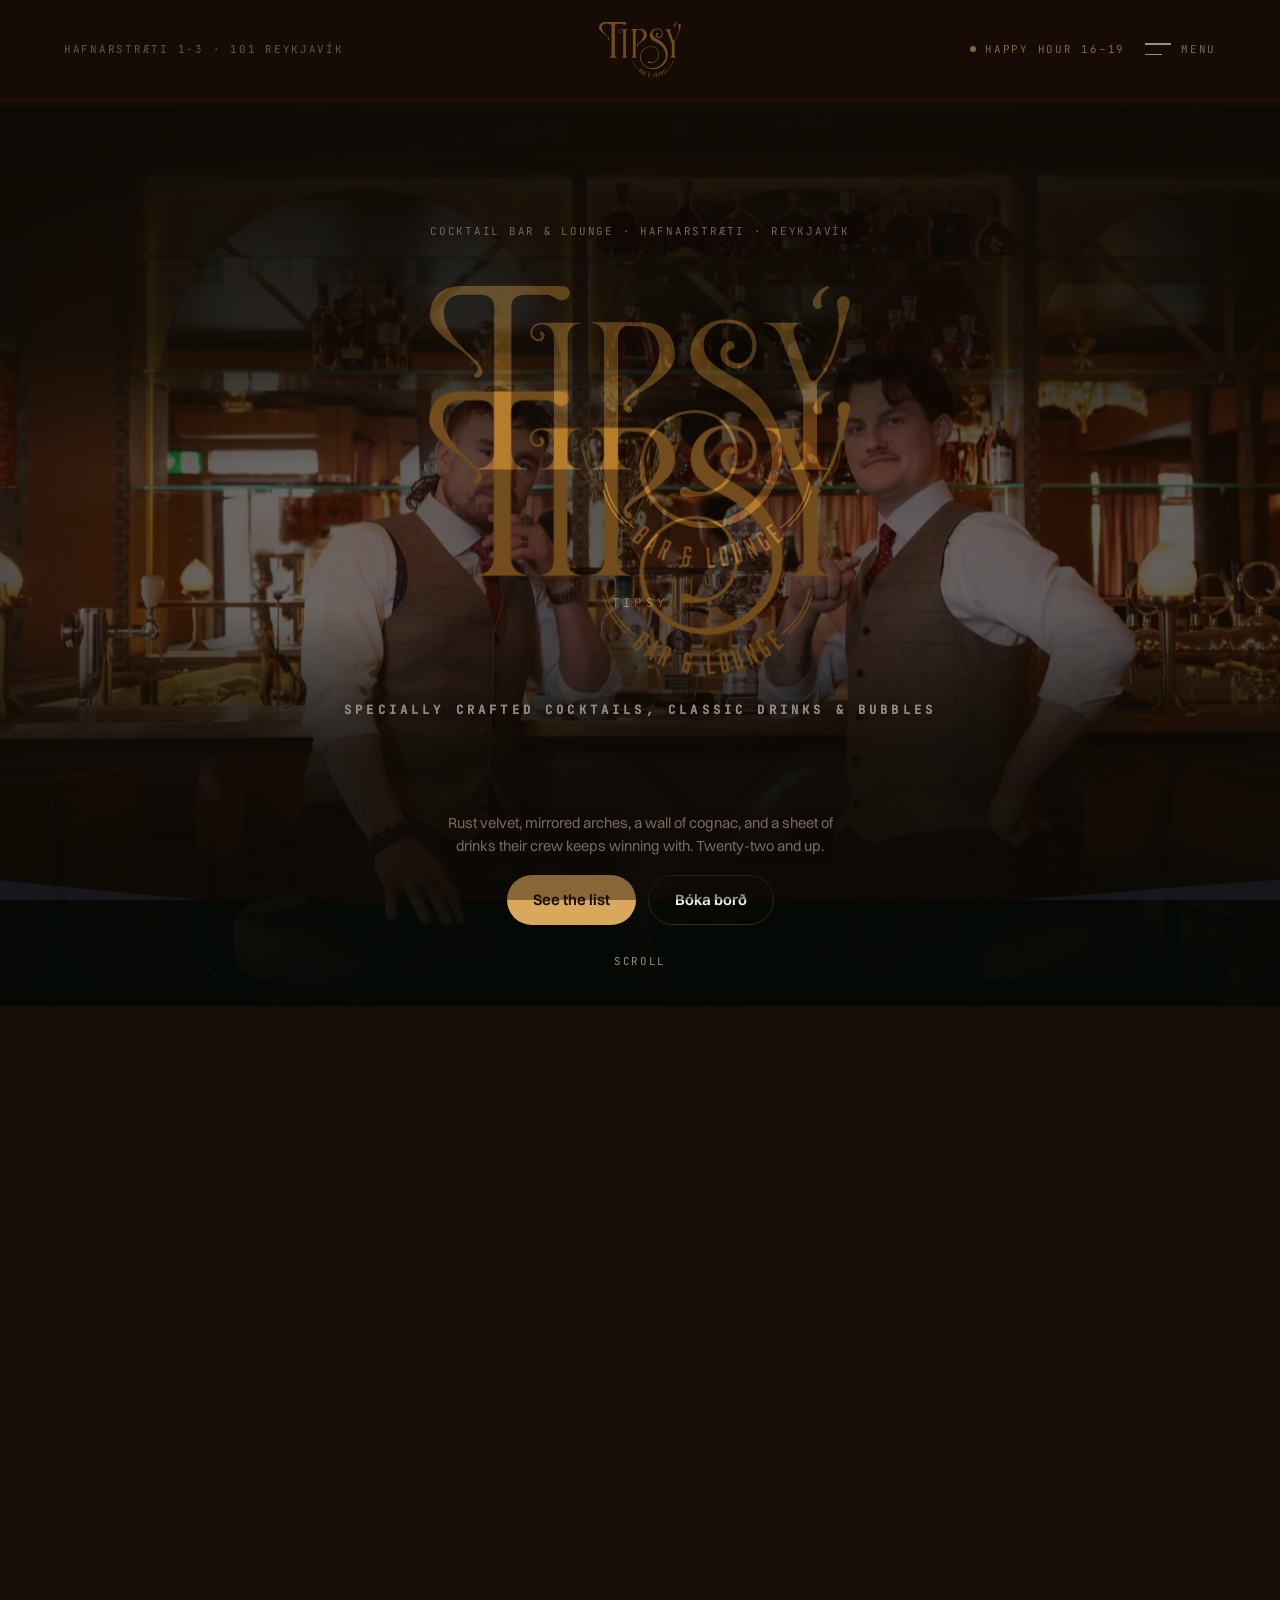
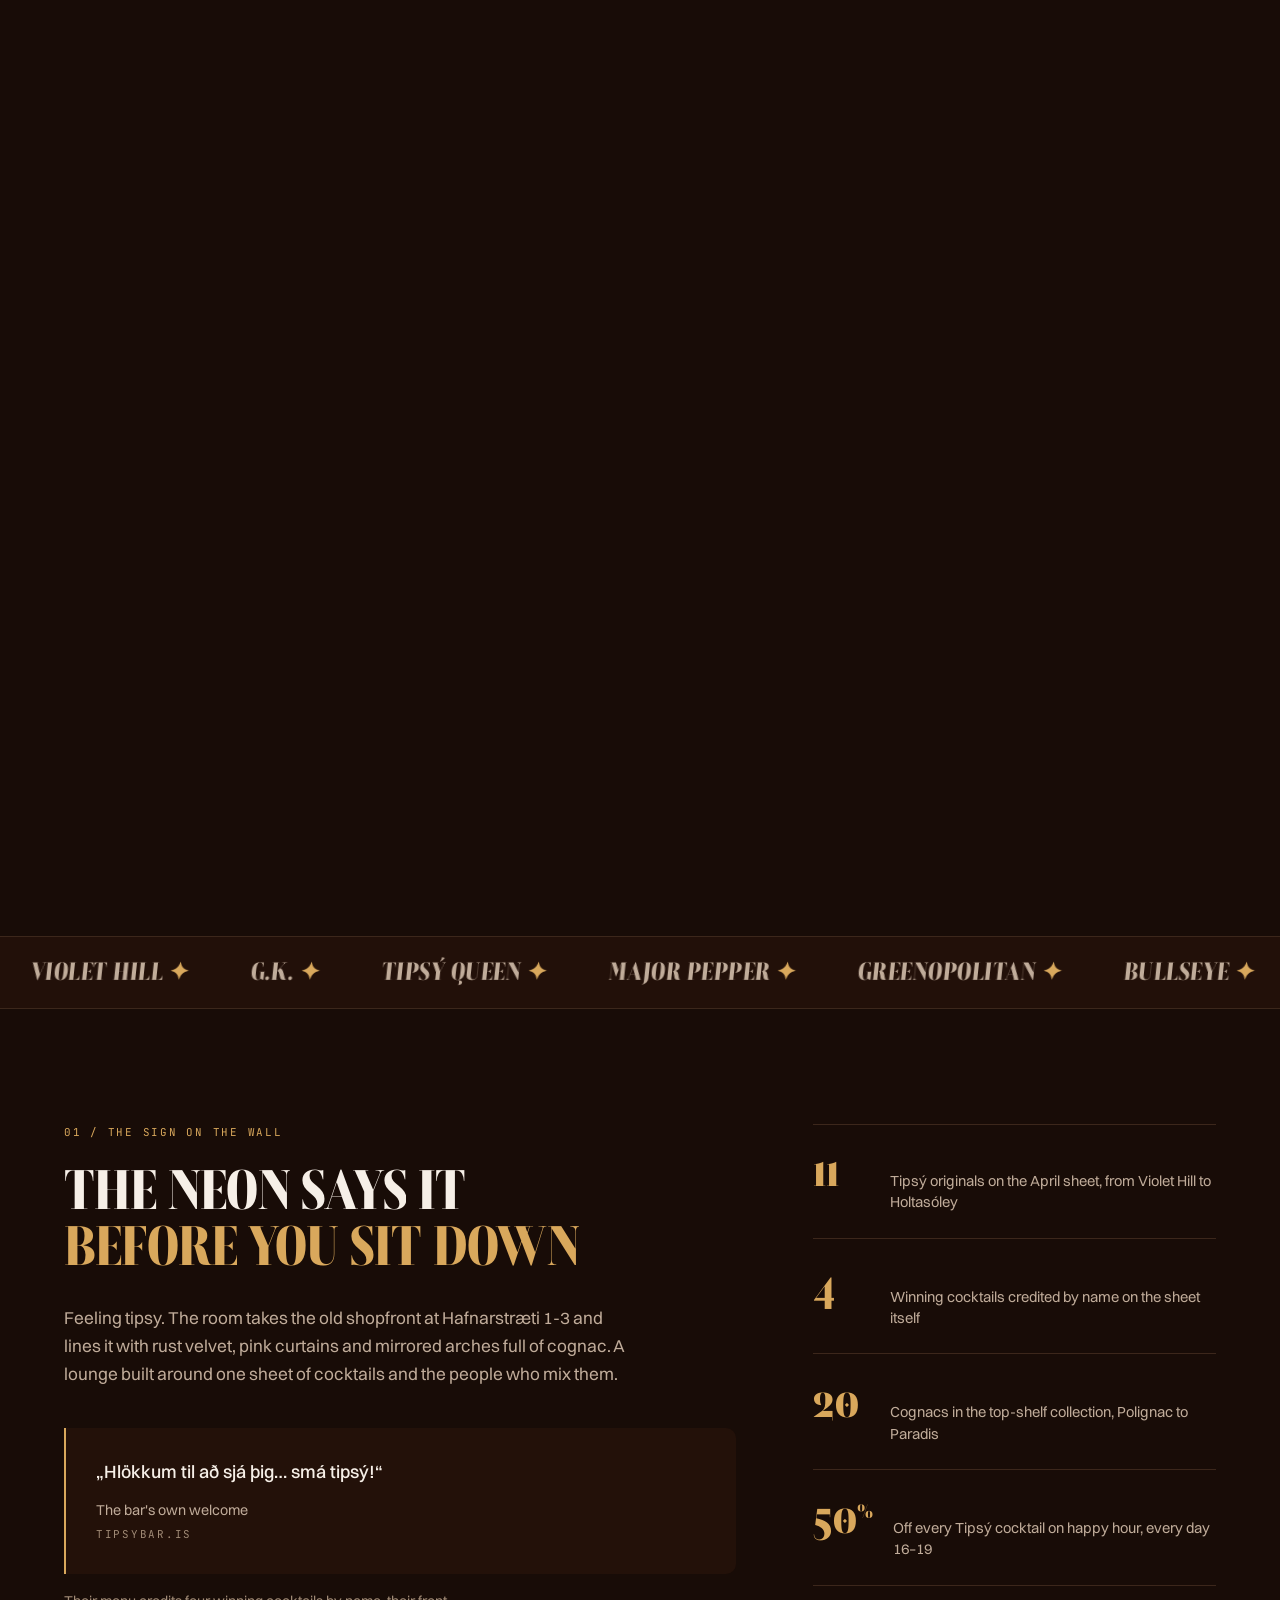
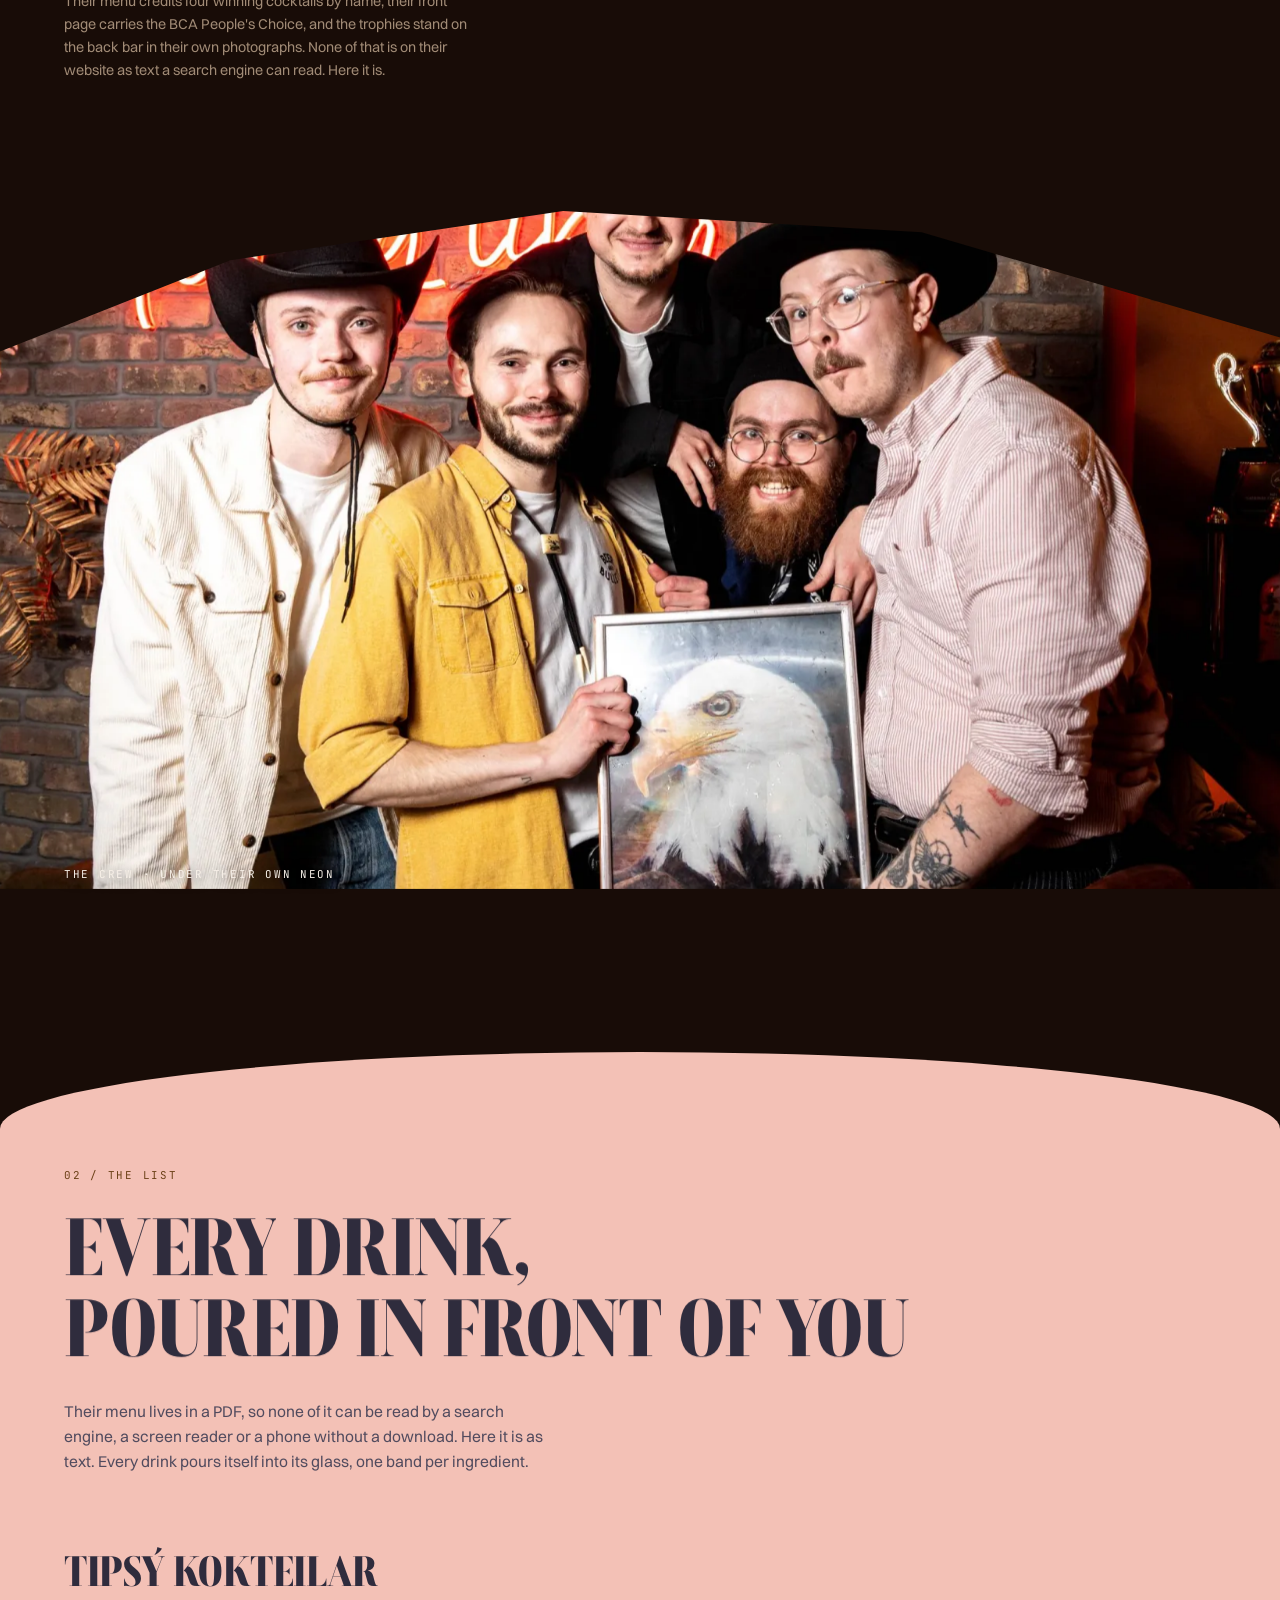
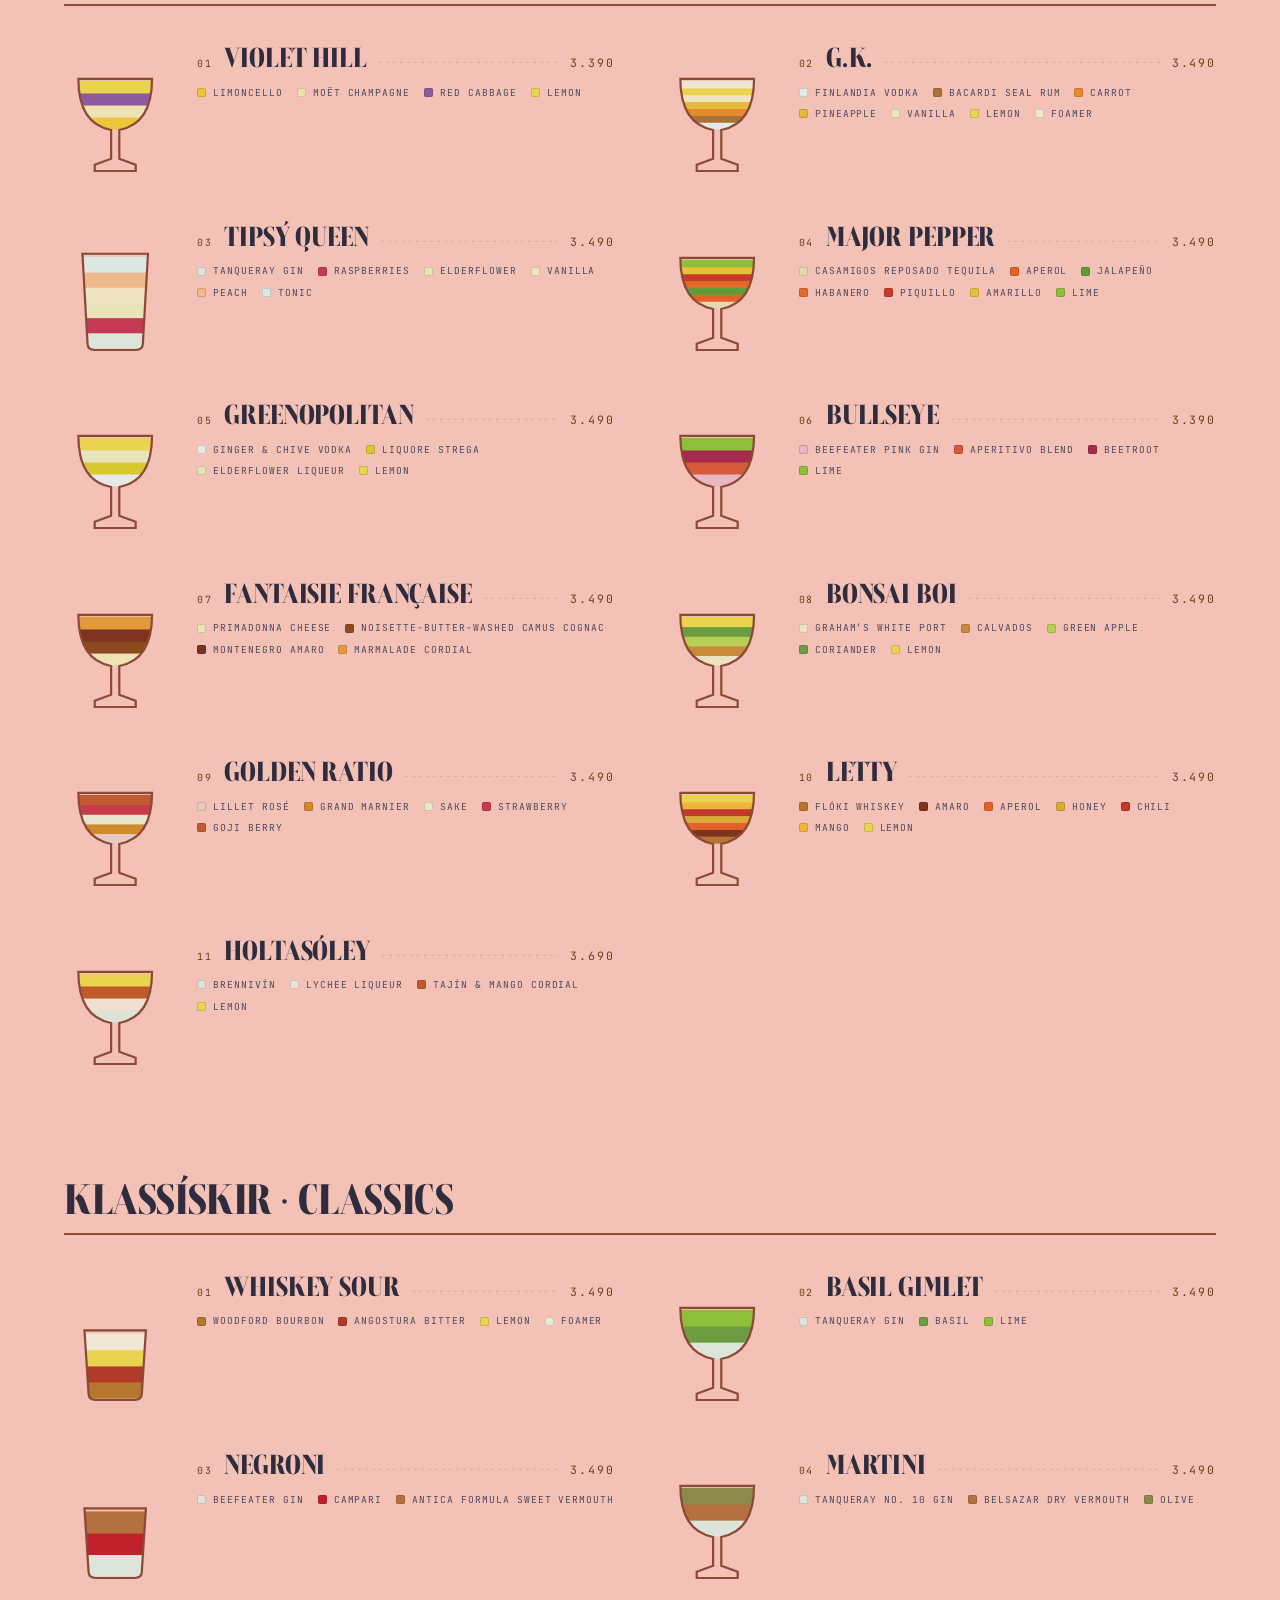
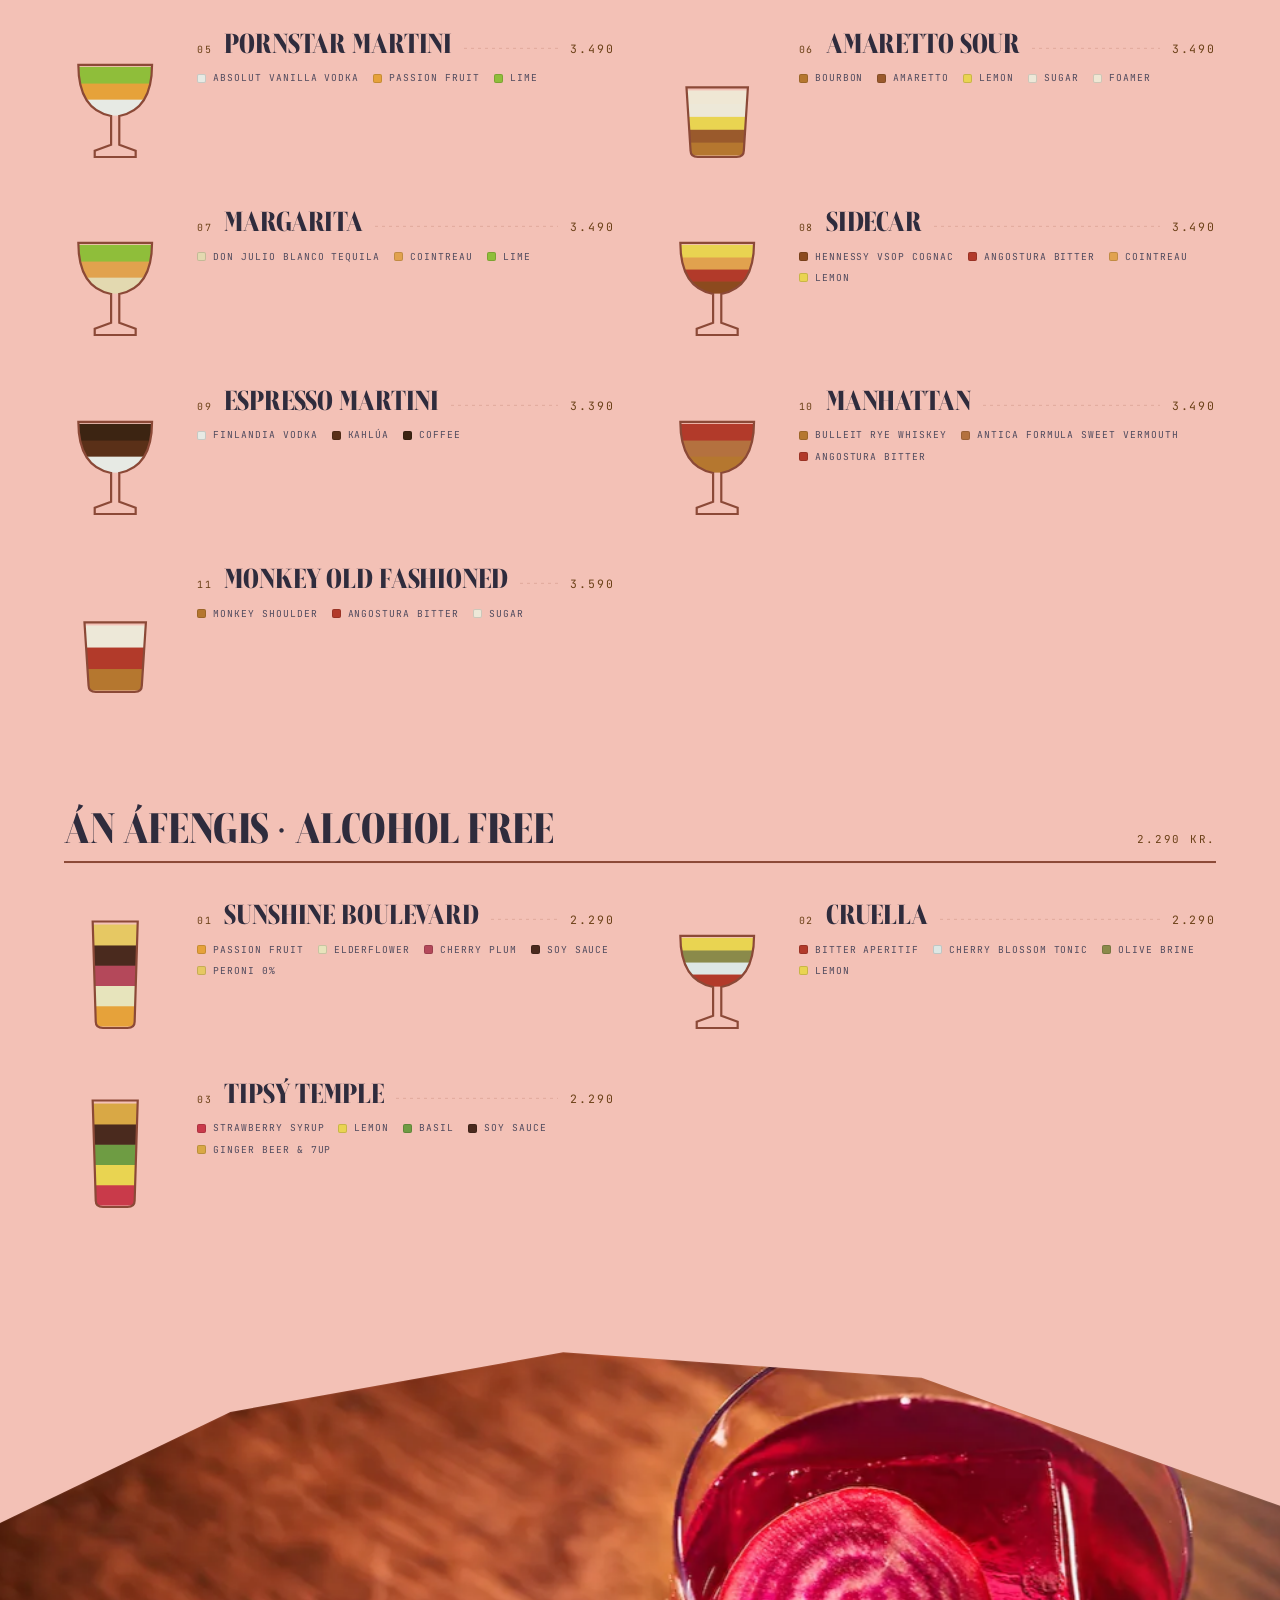
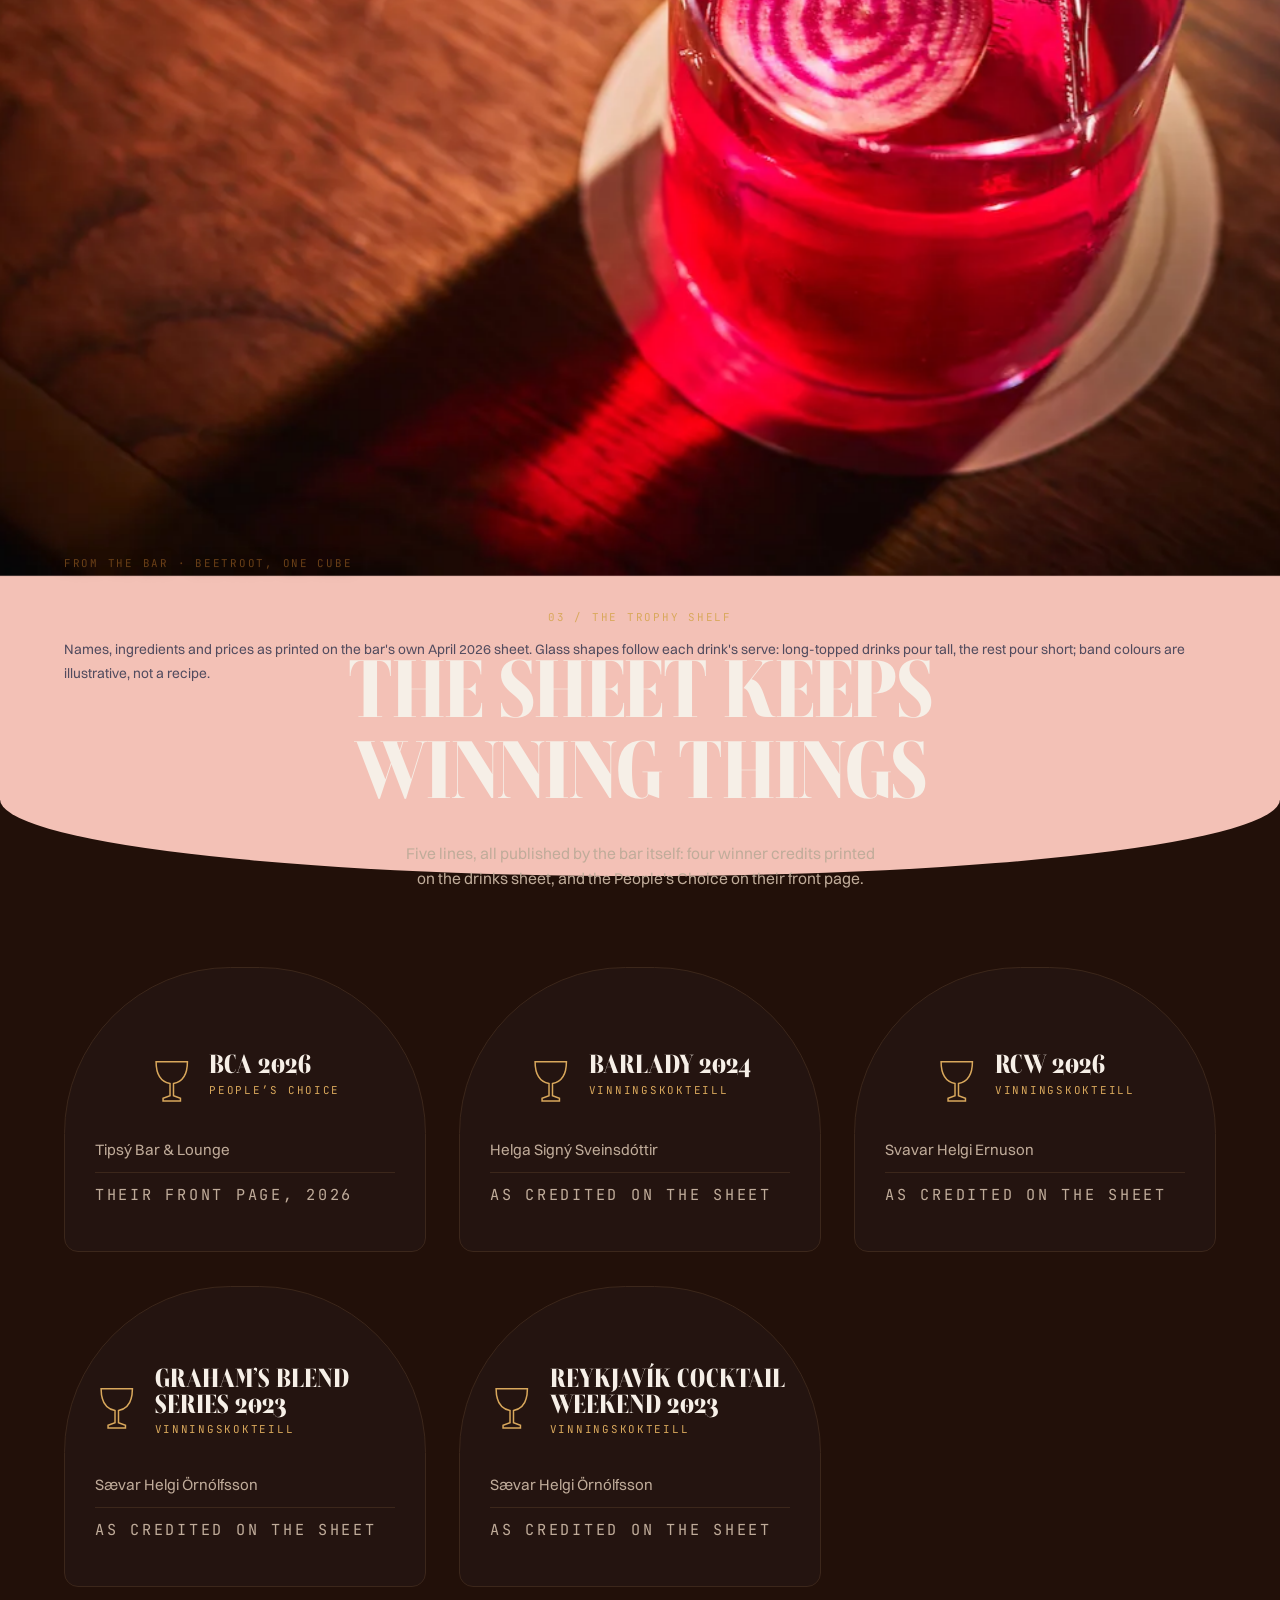
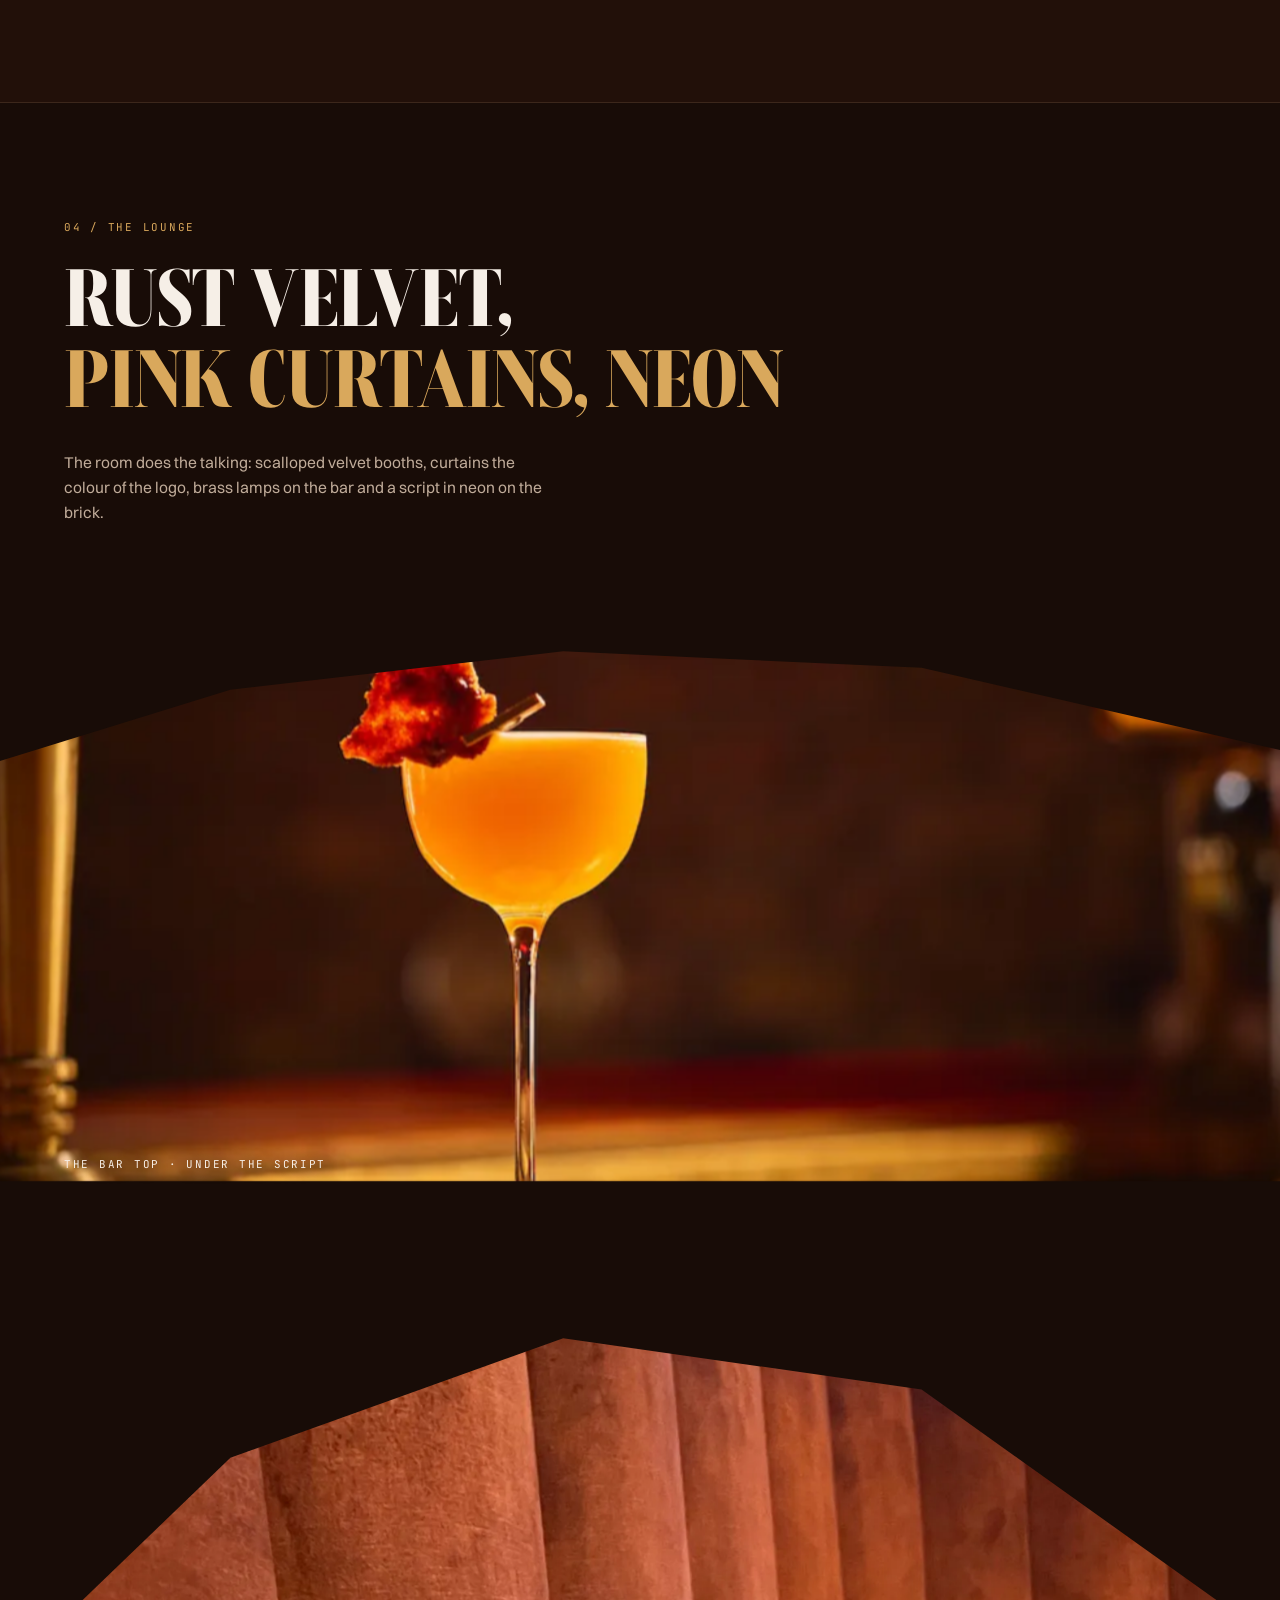
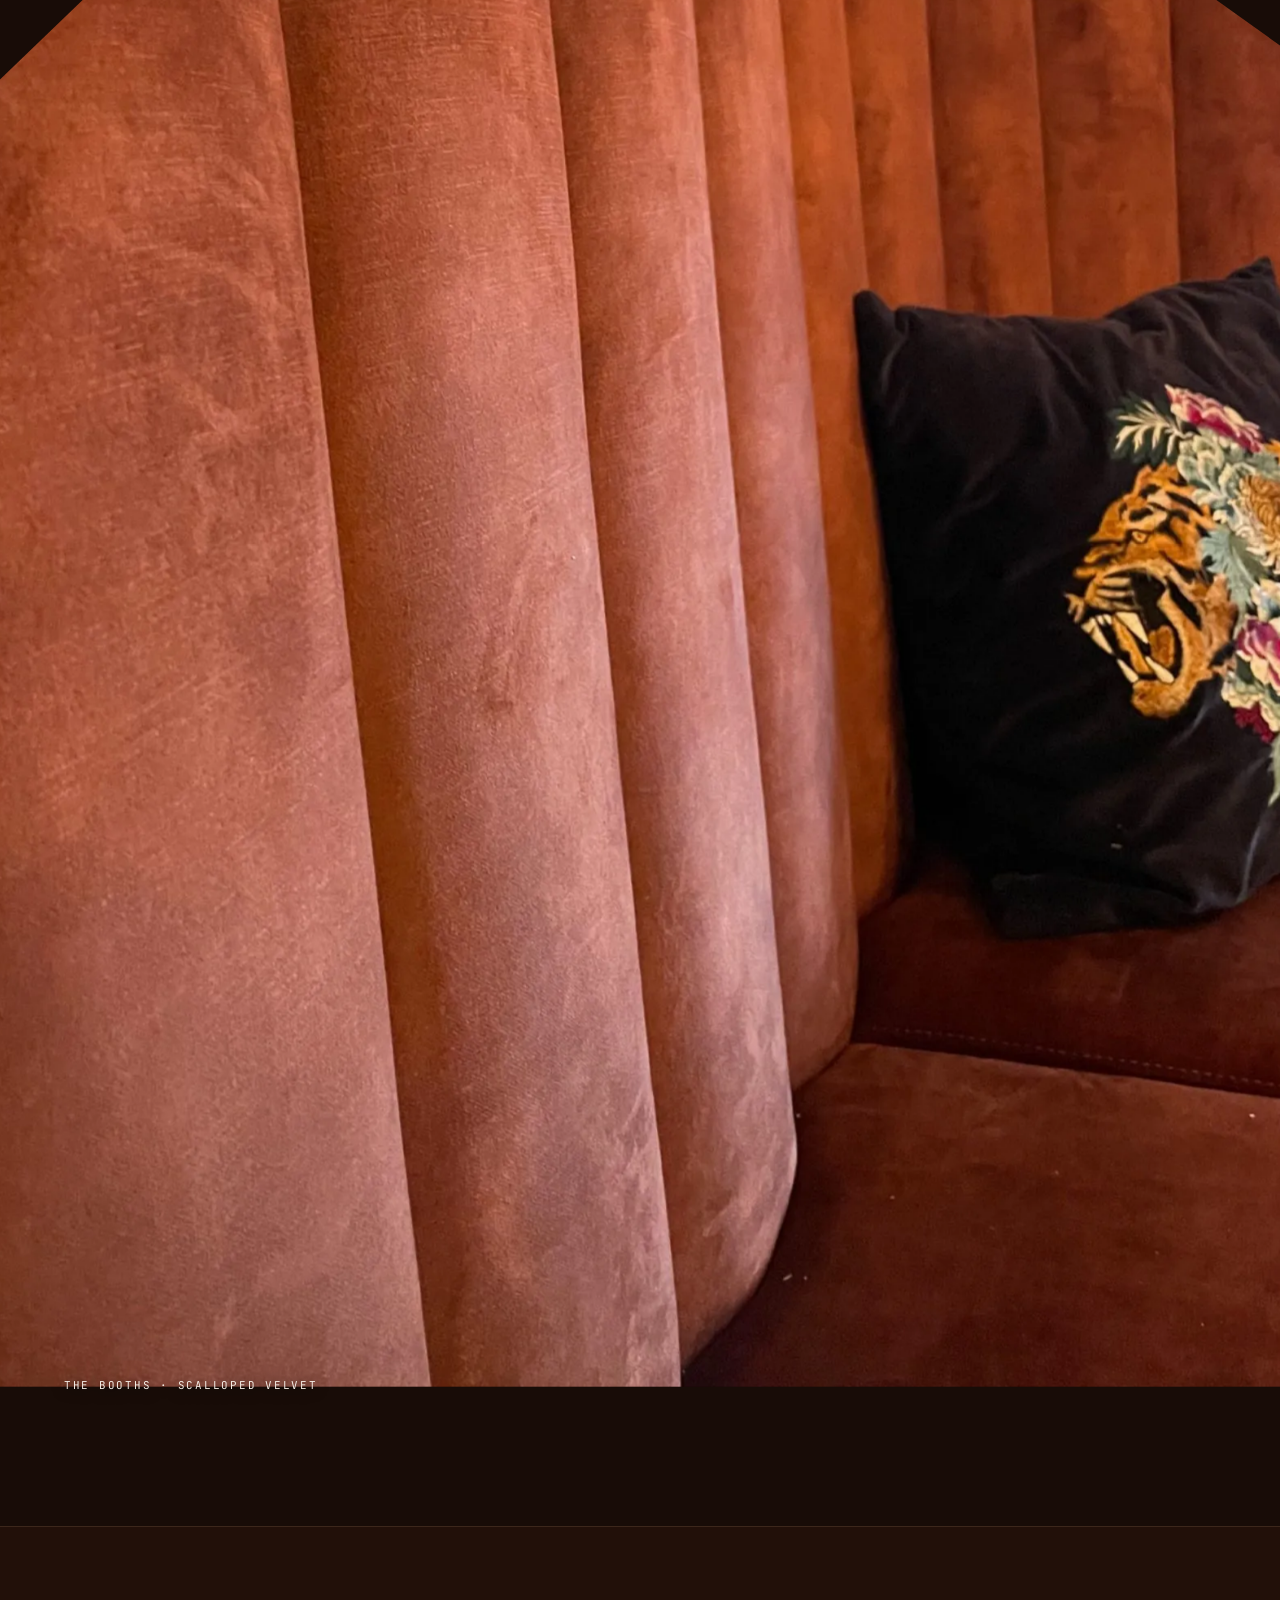
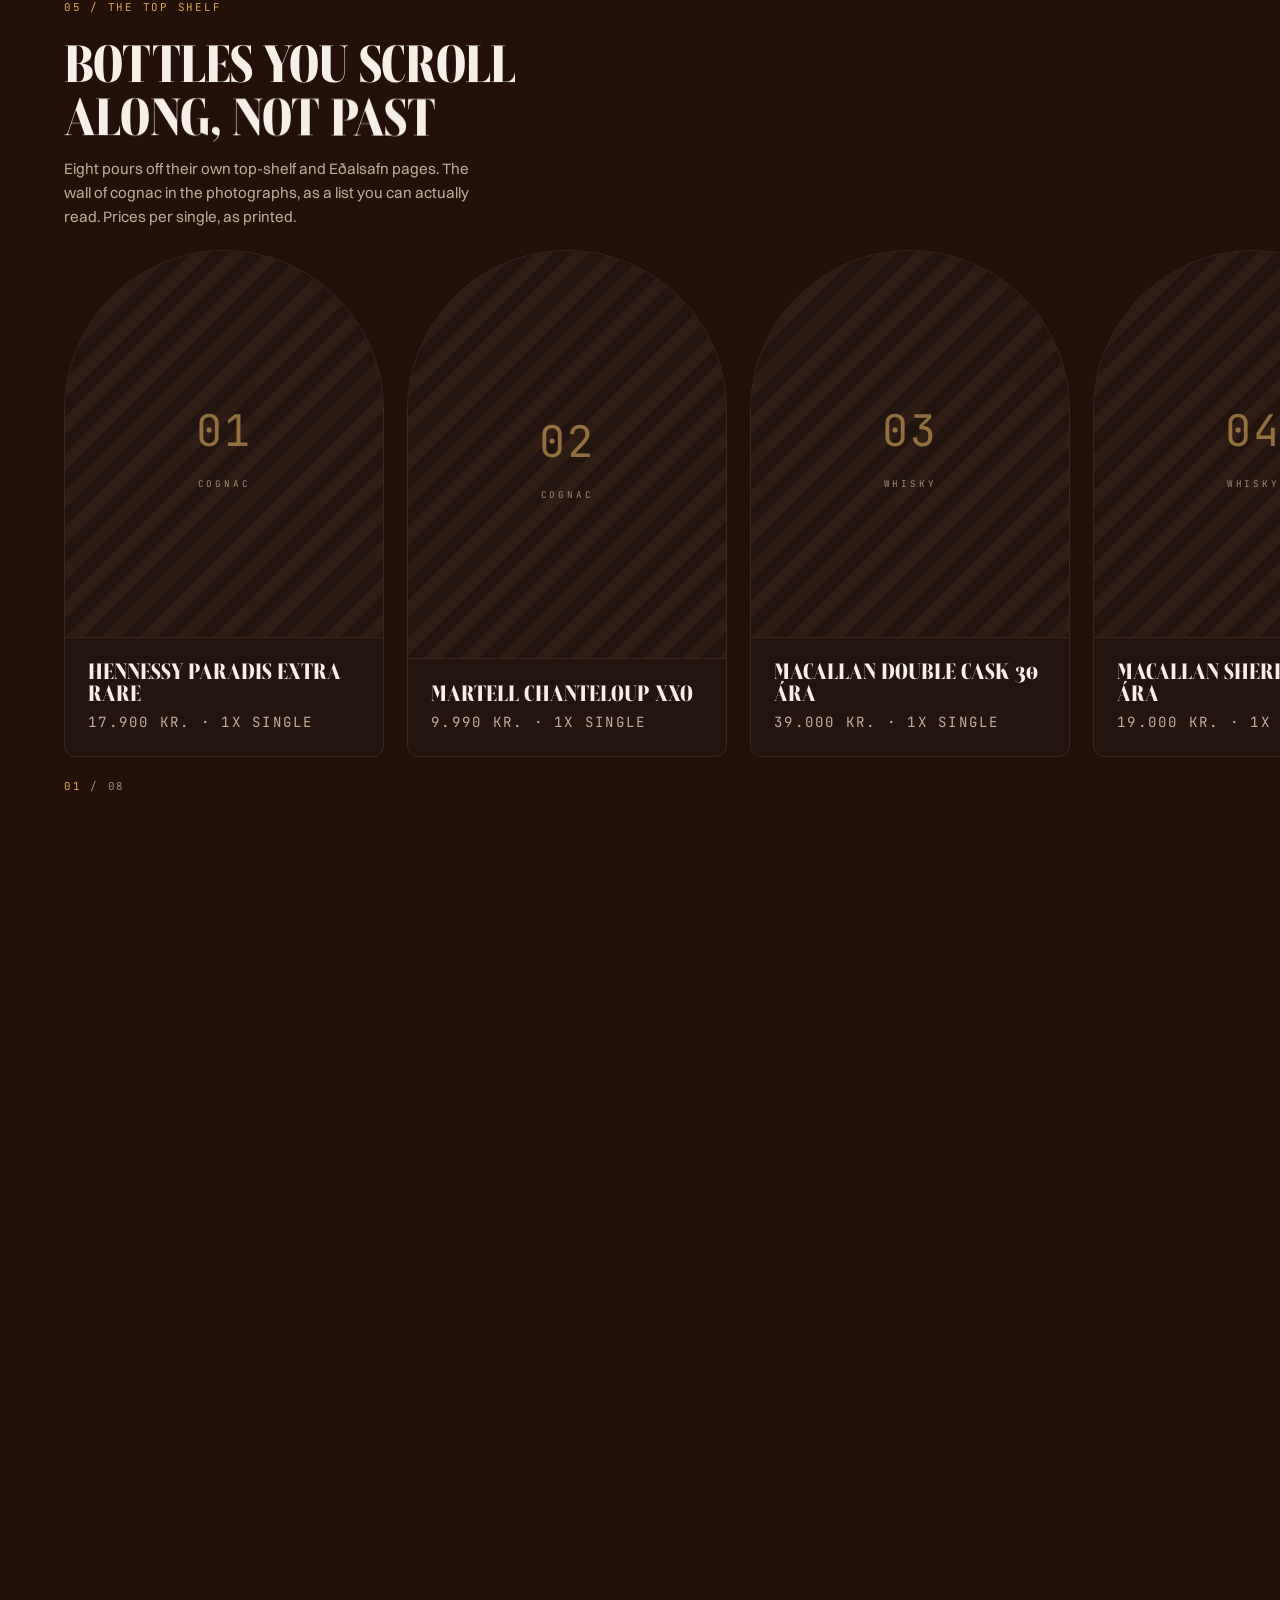
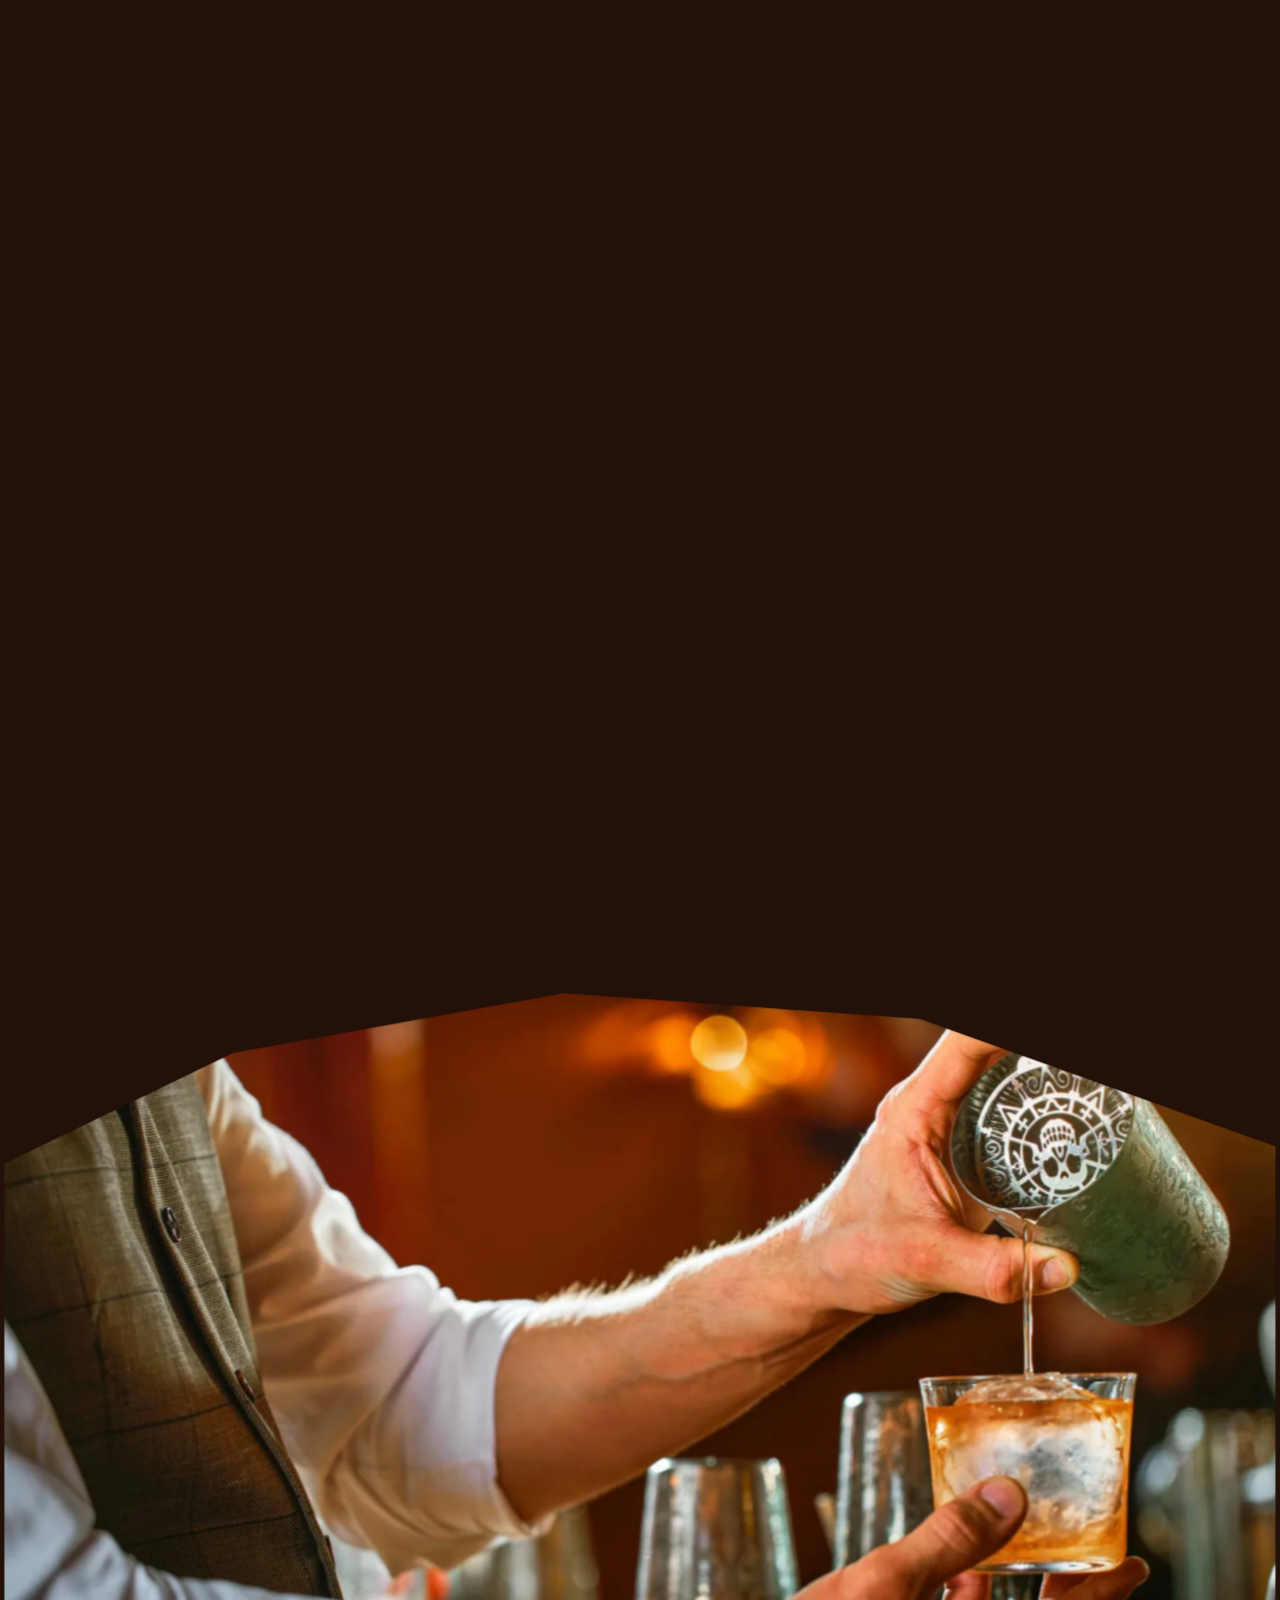
<file: index.html>
<!doctype html>
<html lang="en">
<head>
<meta charset="utf-8" />
<meta name="viewport" content="width=device-width, initial-scale=1" />
<title>Tipsý Bar &amp; Lounge &middot; Hafnarstræti 1-3, Reykjavík</title>
<meta name="description" content="Cocktail bar &amp; lounge on Hafnarstræti. Eleven Tipsý originals, eleven classics, champagne from Moët to Krug, and 50% off Tipsý cocktails every day from 16 to 19." />
<meta name="robots" content="noindex" />
<meta name="theme-color" content="#180C07" />

<meta property="og:type" content="website" />
<meta property="og:title" content="Tipsý Bar &amp; Lounge &middot; Hafnarstræti 1-3, Reykjavík" />
<meta property="og:description" content="Specially crafted cocktails, classic drinks &amp; bubbles. Happy hour every day 16–19: 50% off Tipsý cocktails." />
<meta property="og:image" content="https://sindrimar02.github.io/tipsy-preview/assets/img/strawberry.webp" />
<meta property="og:locale" content="en_GB" />

<link rel="icon" href="assets/favicon.svg" type="image/svg+xml" />
<link rel="icon" href="assets/favicon-48.png" type="image/png" sizes="48x48" />
<link rel="icon" href="assets/favicon-32.png" type="image/png" sizes="32x32" />
<link rel="apple-touch-icon" href="assets/apple-touch-icon.png" />
<link rel="preload" href="assets/fonts/Boska-Black.woff2" as="font" type="font/woff2" crossorigin />
<link rel="preload" href="assets/fonts/Switzer-Regular.woff2" as="font" type="font/woff2" crossorigin />
<link rel="preload" as="image" href="assets/img/hero.webp" />
<link rel="stylesheet" href="styles.css" />

<script type="application/ld+json">
{
  "@context": "https://schema.org",
  "@type": "BarOrPub",
  "name": "Tipsý Bar & Lounge",
  "url": "https://tipsybar.is",
  "email": "tipsy@tipsybar.is",
  "telephone": "+354 546 6969",
  "servesCuisine": "Cocktails",
  "address": {
    "@type": "PostalAddress",
    "streetAddress": "Hafnarstræti 1-3",
    "postalCode": "101",
    "addressLocality": "Reykjavík",
    "addressCountry": "IS"
  },
  "openingHoursSpecification": [
    { "@type": "OpeningHoursSpecification", "dayOfWeek": ["Sunday","Monday","Tuesday","Wednesday","Thursday"], "opens": "16:00", "closes": "01:00" },
    { "@type": "OpeningHoursSpecification", "dayOfWeek": ["Friday","Saturday"], "opens": "16:00", "closes": "02:00" }
  ]
}
</script>
</head>
<body>

<a class="skip" href="#main">Skip to content</a>

<!-- THE AWNING — first element in flow. Sticky at top:-100px so it rests
     inside the iOS status-bar / Dynamic Island strip, the one layer a fixed
     element can never paint into. Permanent, no state. -->
<div class="awning" aria-hidden="true"></div>

<!-- ══════════ opening scene ══════════
     Their navy — the ink of their own happy-hour graphic — rises behind the
     gold wordmark and drains away. Their own sign says the rest. -->
<div class="gate" id="gate">
  <svg class="gate__liquid" id="gateLiquid" viewBox="0 0 1200 1000" preserveAspectRatio="none" aria-hidden="true">
    <path id="gateWave" fill="#2F2C3D" d="M0,1000 L0,1000 Q300,1000 600,1000 T1200,1000 L1200,1000 Z"/>
  </svg>
  <div class="gate__stage">
    <img class="gate__logo" src="assets/wordmark.svg" alt="" width="200" height="134" />
    <p class="gate__line mono" id="gateLine">FEELING TIPSY</p>
  </div>
  <p class="gate__count mono" id="gateCount">00</p>
  <button class="gate__skip mono" id="gateSkip" type="button">Skip</button>
</div>

<!-- ══════════ header ══════════ -->
<header class="hdr" id="hdr">
  <p class="hdr__side hdr__side--l mono">HAFNARSTRÆTI 1-3 &middot; 101 REYKJAVÍK</p>

  <a class="hdr__mark" href="#top" aria-label="Tipsý, back to top">
    <img src="assets/wordmark.svg" alt="Tipsý Bar &amp; Lounge" width="200" height="134" />
  </a>

  <div class="hdr__side hdr__side--r">
    <p class="mono hdr__open">HAPPY HOUR 16–19</p>
    <button class="burger" id="burger" aria-expanded="false" aria-controls="menu" aria-label="Open menu">
      <span class="burger__box" aria-hidden="true"><i></i><i></i></span>
      <span class="burger__word mono" aria-hidden="true">MENU</span>
    </button>
  </div>
</header>

<div class="menu" id="menu" hidden>
  <div class="menu__inner">
    <nav class="menu__nav" aria-label="Site">
      <a href="#drinks"><span><i class="mono" aria-hidden="true">01</i>The list</span></a>
      <a href="#wins"><span><i class="mono" aria-hidden="true">02</i>The trophies</span></a>
      <a href="#room"><span><i class="mono" aria-hidden="true">03</i>The lounge</span></a>
      <a href="#shelf"><span><i class="mono" aria-hidden="true">04</i>Top shelf</span></a>
      <a href="#cellar"><span><i class="mono" aria-hidden="true">05</i>Wine &amp; bubbles</span></a>
      <a href="#happy"><span><i class="mono" aria-hidden="true">06</i>Happy hour</span></a>
      <a href="#visit"><span><i class="mono" aria-hidden="true">07</i>Visit</span></a>
    </nav>
    <div class="menu__foot">
      <p class="mono">HAFNARSTRÆTI 1-3 &middot; 101 REYKJAVÍK &middot; 546 6969</p>
      <a class="btn btn--main" href="https://www.dineout.is/tipsy" rel="noopener" lang="is">Bóka borð</a>
    </div>
  </div>
</div>

<main id="main">

<!-- ══════════ 1. hero ══════════ -->
<div class="heropin" id="heropin">
<section class="hero" id="top">
  <img class="hero__film" id="heroPlate" src="assets/img/hero.webp" alt="Two bartenders in tweed waistcoats at the Tipsý bar, cocktail trophies on the brass counter between them and the lit cognac shelf rising behind in mirrored arches." width="2000" height="1494" fetchpriority="high" decoding="async" />

  <div class="hero__scrim" aria-hidden="true"></div>
  <div class="hero__veil" aria-hidden="true"></div>

  <div class="hero__content">
    <p class="hero__eyebrow mono">COCKTAIL BAR &amp; LOUNGE &middot; HAFNARSTRÆTI &middot; REYKJAVÍK</p>

    <h1 class="hero__h1">
      <img class="hero__mark" id="heroMark" src="assets/wordmark.svg" alt="Tipsý Bar &amp; Lounge" width="200" height="134" fetchpriority="high" />
      <span class="hero__tag">Specially crafted cocktails, classic drinks &amp; bubbles</span>
    </h1>

    <div class="hero__base" id="heroBase">
      <p class="hero__blurb">Rust velvet, mirrored arches, a wall of cognac, and a sheet of drinks their crew keeps winning with. Twenty-two and up.</p>
      <div class="hero__acts">
        <a class="btn btn--main" href="#drinks">See the list</a>
        <a class="btn btn--ghost" href="https://www.dineout.is/tipsy" rel="noopener" lang="is">Bóka borð</a>
      </div>
    </div>

    <p class="hero__scroll mono" id="heroHint" aria-hidden="true">SCROLL</p>
  </div>
</section>
</div>

<!-- ══════════ 2. ticker ══════════ -->
<section class="ticker" aria-hidden="true">
  <div class="ticker__skew" id="tickSkew"><div class="ticker__track" id="tickTrack"></div></div>
</section>

<!-- ══════════ 3. thesis ══════════ -->
<section class="thesis" id="about">
  <div class="thesis__grid">
    <div class="thesis__text">
      <p class="kicker mono">01 / THE SIGN ON THE WALL</p>
      <h2 class="h2">The neon says it<br /><em>before you sit down</em></h2>
      <p class="lead">Feeling tipsy. The room takes the old shopfront at Hafnarstræti 1-3 and lines it with rust velvet, pink curtains and mirrored arches full of cognac. A lounge built around one sheet of cocktails and the people who mix them.</p>
      <blockquote class="quote">
        <p lang="is">&bdquo;Hlökkum til að sjá þig&hellip; smá tipsý!&ldquo;</p>
        <footer>
          <span class="quote__who">The bar's own welcome</span>
          <span class="quote__src mono">TIPSYBAR.IS</span>
        </footer>
      </blockquote>
      <p class="thesis__gloss">Their menu credits four winning cocktails by name, their front page carries the BCA People's Choice, and the trophies stand on the back bar in their own photographs. None of that is on their website as text a search engine can read. Here it is.</p>
    </div>

    <ul class="facts">
      <li><span class="facts__n">11</span><span class="facts__l">Tipsý originals on the April sheet, from Violet Hill to Holtasóley</span></li>
      <li><span class="facts__n">4</span><span class="facts__l">Winning cocktails credited by name on the sheet itself</span></li>
      <li><span class="facts__n">20</span><span class="facts__l">Cognacs in the top-shelf collection, Polignac to Paradis</span></li>
      <li><span class="facts__n">50<sup>%</sup></span><span class="facts__l">Off every Tipsý cocktail on happy hour, every day 16–19</span></li>
    </ul>
  </div>

  <figure class="bleed bleed--tall" data-pour>
    <img src="assets/img/crew.webp" alt="Five of the Tipsý crew shoulder to shoulder under the pink neon script on the brick wall, trophies and bottles on the shelves beside them." width="2000" height="1334" loading="lazy" decoding="async" />
    <figcaption class="mono">THE CREW · UNDER THEIR OWN NEON</figcaption>
  </figure>
</section>

<!-- ══════════ 4. the list — every drink pours its own glass ══════════ -->
<section class="drinks paper" id="drinks">
  <header class="sec-head">
    <p class="kicker mono">02 / THE LIST</p>
    <h2 class="h2">Every drink,<br />poured in front of you</h2>
    <p class="sec-head__note">Their menu lives in a PDF, so none of it can be read by a search engine, a screen reader or a phone without a download. Here it is as text. Every drink pours itself into its glass, one band per ingredient.</p>
  </header>

  <div class="sheet">
      <section class="course" aria-labelledby="course-sig">
        <header class="course__head">
          <h3 class="course__title" id="course-sig">Tipsý kokteilar</h3>
          
        </header>
        <ul class="course__list">
          <li class="dish">
            <div class="dish__glass" aria-hidden="true">
              <svg viewBox="0 0 100 130" class="gl" data-fill>
                <defs><clipPath id="cp-sig-0"><path d="M14 34 Q14 78 46 84 L46 112 L30 118 L30 124 L70 124 L70 118 L54 112 L54 84 Q86 78 86 34 Z"/></clipPath></defs>
                <g clip-path="url(#cp-sig-0)"><rect class="gl__band" data-band="0" x="0" y="71.3" width="100" height="12.3" fill="#EBC53C"/><rect class="gl__band" data-band="1" x="0" y="59.5" width="100" height="12.3" fill="#EDE2B4"/><rect class="gl__band" data-band="2" x="0" y="47.8" width="100" height="12.3" fill="#8E5A9E"/><rect class="gl__band" data-band="3" x="0" y="36.0" width="100" height="12.3" fill="#E9D451"/></g>
                <path class="gl__out" d="M14 34 Q14 78 46 84 L46 112 L30 118 L30 124 L70 124 L70 118 L54 112 L54 84 Q86 78 86 34 Z"/>
              </svg>
            </div>
            <div class="dish__body">
              <p class="dish__top"><span class="dish__n mono">01</span><span class="dish__name">Violet Hill</span><span class="dish__rule" aria-hidden="true"></span><span class="dish__p mono">3.390</span></p>
              
              <ul class="dish__spec"><li data-ing="0"><i style="--c:#EBC53C" aria-hidden="true"></i>Limoncello</li><li data-ing="1"><i style="--c:#EDE2B4" aria-hidden="true"></i>Moët Champagne</li><li data-ing="2"><i style="--c:#8E5A9E" aria-hidden="true"></i>Red cabbage</li><li data-ing="3"><i style="--c:#E9D451" aria-hidden="true"></i>Lemon</li></ul>
            </div>
          </li>
          <li class="dish">
            <div class="dish__glass" aria-hidden="true">
              <svg viewBox="0 0 100 130" class="gl" data-fill>
                <defs><clipPath id="cp-sig-1"><path d="M14 34 Q14 78 46 84 L46 112 L30 118 L30 124 L70 124 L70 118 L54 112 L54 84 Q86 78 86 34 Z"/></clipPath></defs>
                <g clip-path="url(#cp-sig-1)"><rect class="gl__band" data-band="0" x="0" y="76.3" width="100" height="7.3" fill="#E7EAE4"/><rect class="gl__band" data-band="1" x="0" y="69.6" width="100" height="7.3" fill="#A9743C"/><rect class="gl__band" data-band="2" x="0" y="62.9" width="100" height="7.3" fill="#E68A2E"/><rect class="gl__band" data-band="3" x="0" y="56.1" width="100" height="7.3" fill="#E6B93A"/><rect class="gl__band" data-band="4" x="0" y="49.4" width="100" height="7.3" fill="#EFE3C2"/><rect class="gl__band" data-band="5" x="0" y="42.7" width="100" height="7.3" fill="#E9D451"/><rect class="gl__band" data-band="6" x="0" y="36.0" width="100" height="7.3" fill="#EFE7D4"/></g>
                <path class="gl__out" d="M14 34 Q14 78 46 84 L46 112 L30 118 L30 124 L70 124 L70 118 L54 112 L54 84 Q86 78 86 34 Z"/>
              </svg>
            </div>
            <div class="dish__body">
              <p class="dish__top"><span class="dish__n mono">02</span><span class="dish__name">G.K.</span><span class="dish__rule" aria-hidden="true"></span><span class="dish__p mono">3.490</span></p>
              
              <ul class="dish__spec"><li data-ing="0"><i style="--c:#E7EAE4" aria-hidden="true"></i>Finlandia vodka</li><li data-ing="1"><i style="--c:#A9743C" aria-hidden="true"></i>Bacardi seal rum</li><li data-ing="2"><i style="--c:#E68A2E" aria-hidden="true"></i>Carrot</li><li data-ing="3"><i style="--c:#E6B93A" aria-hidden="true"></i>Pineapple</li><li data-ing="4"><i style="--c:#EFE3C2" aria-hidden="true"></i>Vanilla</li><li data-ing="5"><i style="--c:#E9D451" aria-hidden="true"></i>Lemon</li><li data-ing="6"><i style="--c:#EFE7D4" aria-hidden="true"></i>Foamer</li></ul>
            </div>
          </li>
          <li class="dish">
            <div class="dish__glass" aria-hidden="true">
              <svg viewBox="0 0 100 130" class="gl" data-fill>
                <defs><clipPath id="cp-sig-2"><path d="M18 30 L23 118 Q23 124 30 124 L70 124 Q77 124 77 118 L82 30 Z"/></clipPath></defs>
                <g clip-path="url(#cp-sig-2)"><rect class="gl__band" data-band="0" x="0" y="107.2" width="100" height="15.4" fill="#DDE4DA"/><rect class="gl__band" data-band="1" x="0" y="92.3" width="100" height="15.4" fill="#C43A55"/><rect class="gl__band" data-band="2" x="0" y="77.5" width="100" height="15.4" fill="#E7E4BC"/><rect class="gl__band" data-band="3" x="0" y="62.7" width="100" height="15.4" fill="#EFE3C2"/><rect class="gl__band" data-band="4" x="0" y="47.8" width="100" height="15.4" fill="#EFB98A"/><rect class="gl__band" data-band="5" x="0" y="33.0" width="100" height="15.4" fill="#DDE7E4"/></g>
                <path class="gl__out" d="M18 30 L23 118 Q23 124 30 124 L70 124 Q77 124 77 118 L82 30 Z"/>
              </svg>
            </div>
            <div class="dish__body">
              <p class="dish__top"><span class="dish__n mono">03</span><span class="dish__name">Tipsý Queen</span><span class="dish__rule" aria-hidden="true"></span><span class="dish__p mono">3.490</span></p>
              
              <ul class="dish__spec"><li data-ing="0"><i style="--c:#DDE4DA" aria-hidden="true"></i>Tanqueray gin</li><li data-ing="1"><i style="--c:#C43A55" aria-hidden="true"></i>Raspberries</li><li data-ing="2"><i style="--c:#E7E4BC" aria-hidden="true"></i>Elderflower</li><li data-ing="3"><i style="--c:#EFE3C2" aria-hidden="true"></i>Vanilla</li><li data-ing="4"><i style="--c:#EFB98A" aria-hidden="true"></i>Peach</li><li data-ing="5"><i style="--c:#DDE7E4" aria-hidden="true"></i>Tonic</li></ul>
            </div>
          </li>
          <li class="dish">
            <div class="dish__glass" aria-hidden="true">
              <svg viewBox="0 0 100 130" class="gl" data-fill>
                <defs><clipPath id="cp-sig-3"><path d="M14 34 Q14 78 46 84 L46 112 L30 118 L30 124 L70 124 L70 118 L54 112 L54 84 Q86 78 86 34 Z"/></clipPath></defs>
                <g clip-path="url(#cp-sig-3)"><rect class="gl__band" data-band="0" x="0" y="76.3" width="100" height="7.3" fill="#E3D9B0"/><rect class="gl__band" data-band="1" x="0" y="69.6" width="100" height="7.3" fill="#E4622A"/><rect class="gl__band" data-band="2" x="0" y="62.9" width="100" height="7.3" fill="#5E9C3A"/><rect class="gl__band" data-band="3" x="0" y="56.1" width="100" height="7.3" fill="#E06A2A"/><rect class="gl__band" data-band="4" x="0" y="49.4" width="100" height="7.3" fill="#C93A2A"/><rect class="gl__band" data-band="5" x="0" y="42.7" width="100" height="7.3" fill="#E6C23A"/><rect class="gl__band" data-band="6" x="0" y="36.0" width="100" height="7.3" fill="#8FBE3A"/></g>
                <path class="gl__out" d="M14 34 Q14 78 46 84 L46 112 L30 118 L30 124 L70 124 L70 118 L54 112 L54 84 Q86 78 86 34 Z"/>
              </svg>
            </div>
            <div class="dish__body">
              <p class="dish__top"><span class="dish__n mono">04</span><span class="dish__name">Major Pepper</span><span class="dish__rule" aria-hidden="true"></span><span class="dish__p mono">3.490</span></p>
              
              <ul class="dish__spec"><li data-ing="0"><i style="--c:#E3D9B0" aria-hidden="true"></i>Casamigos Reposado Tequila</li><li data-ing="1"><i style="--c:#E4622A" aria-hidden="true"></i>Aperol</li><li data-ing="2"><i style="--c:#5E9C3A" aria-hidden="true"></i>Jalapeño</li><li data-ing="3"><i style="--c:#E06A2A" aria-hidden="true"></i>Habanero</li><li data-ing="4"><i style="--c:#C93A2A" aria-hidden="true"></i>Piquillo</li><li data-ing="5"><i style="--c:#E6C23A" aria-hidden="true"></i>Amarillo</li><li data-ing="6"><i style="--c:#8FBE3A" aria-hidden="true"></i>Lime</li></ul>
            </div>
          </li>
          <li class="dish">
            <div class="dish__glass" aria-hidden="true">
              <svg viewBox="0 0 100 130" class="gl" data-fill>
                <defs><clipPath id="cp-sig-4"><path d="M14 34 Q14 78 46 84 L46 112 L30 118 L30 124 L70 124 L70 118 L54 112 L54 84 Q86 78 86 34 Z"/></clipPath></defs>
                <g clip-path="url(#cp-sig-4)"><rect class="gl__band" data-band="0" x="0" y="71.3" width="100" height="12.3" fill="#E7EAE4"/><rect class="gl__band" data-band="1" x="0" y="59.5" width="100" height="12.3" fill="#D8C830"/><rect class="gl__band" data-band="2" x="0" y="47.8" width="100" height="12.3" fill="#E7E4BC"/><rect class="gl__band" data-band="3" x="0" y="36.0" width="100" height="12.3" fill="#E9D451"/></g>
                <path class="gl__out" d="M14 34 Q14 78 46 84 L46 112 L30 118 L30 124 L70 124 L70 118 L54 112 L54 84 Q86 78 86 34 Z"/>
              </svg>
            </div>
            <div class="dish__body">
              <p class="dish__top"><span class="dish__n mono">05</span><span class="dish__name">Greenopolitan</span><span class="dish__rule" aria-hidden="true"></span><span class="dish__p mono">3.490</span></p>
              
              <ul class="dish__spec"><li data-ing="0"><i style="--c:#E7EAE4" aria-hidden="true"></i>Ginger &amp; chive vodka</li><li data-ing="1"><i style="--c:#D8C830" aria-hidden="true"></i>Liquore Strega</li><li data-ing="2"><i style="--c:#E7E4BC" aria-hidden="true"></i>Elderflower liqueur</li><li data-ing="3"><i style="--c:#E9D451" aria-hidden="true"></i>Lemon</li></ul>
            </div>
          </li>
          <li class="dish">
            <div class="dish__glass" aria-hidden="true">
              <svg viewBox="0 0 100 130" class="gl" data-fill>
                <defs><clipPath id="cp-sig-5"><path d="M14 34 Q14 78 46 84 L46 112 L30 118 L30 124 L70 124 L70 118 L54 112 L54 84 Q86 78 86 34 Z"/></clipPath></defs>
                <g clip-path="url(#cp-sig-5)"><rect class="gl__band" data-band="0" x="0" y="71.3" width="100" height="12.3" fill="#E8B7C2"/><rect class="gl__band" data-band="1" x="0" y="59.5" width="100" height="12.3" fill="#D65A3C"/><rect class="gl__band" data-band="2" x="0" y="47.8" width="100" height="12.3" fill="#A62A4E"/><rect class="gl__band" data-band="3" x="0" y="36.0" width="100" height="12.3" fill="#8FBE3A"/></g>
                <path class="gl__out" d="M14 34 Q14 78 46 84 L46 112 L30 118 L30 124 L70 124 L70 118 L54 112 L54 84 Q86 78 86 34 Z"/>
              </svg>
            </div>
            <div class="dish__body">
              <p class="dish__top"><span class="dish__n mono">06</span><span class="dish__name">Bullseye</span><span class="dish__rule" aria-hidden="true"></span><span class="dish__p mono">3.390</span></p>
              
              <ul class="dish__spec"><li data-ing="0"><i style="--c:#E8B7C2" aria-hidden="true"></i>Beefeater pink gin</li><li data-ing="1"><i style="--c:#D65A3C" aria-hidden="true"></i>Aperitivo blend</li><li data-ing="2"><i style="--c:#A62A4E" aria-hidden="true"></i>Beetroot</li><li data-ing="3"><i style="--c:#8FBE3A" aria-hidden="true"></i>Lime</li></ul>
            </div>
          </li>
          <li class="dish">
            <div class="dish__glass" aria-hidden="true">
              <svg viewBox="0 0 100 130" class="gl" data-fill>
                <defs><clipPath id="cp-sig-6"><path d="M14 34 Q14 78 46 84 L46 112 L30 118 L30 124 L70 124 L70 118 L54 112 L54 84 Q86 78 86 34 Z"/></clipPath></defs>
                <g clip-path="url(#cp-sig-6)"><rect class="gl__band" data-band="0" x="0" y="71.3" width="100" height="12.3" fill="#EFE3B4"/><rect class="gl__band" data-band="1" x="0" y="59.5" width="100" height="12.3" fill="#8C4A1E"/><rect class="gl__band" data-band="2" x="0" y="47.8" width="100" height="12.3" fill="#7E3220"/><rect class="gl__band" data-band="3" x="0" y="36.0" width="100" height="12.3" fill="#E09A3A"/></g>
                <path class="gl__out" d="M14 34 Q14 78 46 84 L46 112 L30 118 L30 124 L70 124 L70 118 L54 112 L54 84 Q86 78 86 34 Z"/>
              </svg>
            </div>
            <div class="dish__body">
              <p class="dish__top"><span class="dish__n mono">07</span><span class="dish__name">Fantaisie Française</span><span class="dish__rule" aria-hidden="true"></span><span class="dish__p mono">3.490</span></p>
              
              <ul class="dish__spec"><li data-ing="0"><i style="--c:#EFE3B4" aria-hidden="true"></i>Primadonna cheese</li><li data-ing="1"><i style="--c:#8C4A1E" aria-hidden="true"></i>Noisette-butter-washed Camus Cognac</li><li data-ing="2"><i style="--c:#7E3220" aria-hidden="true"></i>Montenegro amaro</li><li data-ing="3"><i style="--c:#E09A3A" aria-hidden="true"></i>Marmalade cordial</li></ul>
            </div>
          </li>
          <li class="dish">
            <div class="dish__glass" aria-hidden="true">
              <svg viewBox="0 0 100 130" class="gl" data-fill>
                <defs><clipPath id="cp-sig-7"><path d="M14 34 Q14 78 46 84 L46 112 L30 118 L30 124 L70 124 L70 118 L54 112 L54 84 Q86 78 86 34 Z"/></clipPath></defs>
                <g clip-path="url(#cp-sig-7)"><rect class="gl__band" data-band="0" x="0" y="73.6" width="100" height="10.0" fill="#EDE2C0"/><rect class="gl__band" data-band="1" x="0" y="64.2" width="100" height="10.0" fill="#C98A3A"/><rect class="gl__band" data-band="2" x="0" y="54.8" width="100" height="10.0" fill="#B9CE55"/><rect class="gl__band" data-band="3" x="0" y="45.4" width="100" height="10.0" fill="#6E9C43"/><rect class="gl__band" data-band="4" x="0" y="36.0" width="100" height="10.0" fill="#E9D451"/></g>
                <path class="gl__out" d="M14 34 Q14 78 46 84 L46 112 L30 118 L30 124 L70 124 L70 118 L54 112 L54 84 Q86 78 86 34 Z"/>
              </svg>
            </div>
            <div class="dish__body">
              <p class="dish__top"><span class="dish__n mono">08</span><span class="dish__name">Bonsai Boi</span><span class="dish__rule" aria-hidden="true"></span><span class="dish__p mono">3.490</span></p>
              
              <ul class="dish__spec"><li data-ing="0"><i style="--c:#EDE2C0" aria-hidden="true"></i>Graham’s white port</li><li data-ing="1"><i style="--c:#C98A3A" aria-hidden="true"></i>Calvados</li><li data-ing="2"><i style="--c:#B9CE55" aria-hidden="true"></i>Green apple</li><li data-ing="3"><i style="--c:#6E9C43" aria-hidden="true"></i>Coriander</li><li data-ing="4"><i style="--c:#E9D451" aria-hidden="true"></i>Lemon</li></ul>
            </div>
          </li>
          <li class="dish">
            <div class="dish__glass" aria-hidden="true">
              <svg viewBox="0 0 100 130" class="gl" data-fill>
                <defs><clipPath id="cp-sig-8"><path d="M14 34 Q14 78 46 84 L46 112 L30 118 L30 124 L70 124 L70 118 L54 112 L54 84 Q86 78 86 34 Z"/></clipPath></defs>
                <g clip-path="url(#cp-sig-8)"><rect class="gl__band" data-band="0" x="0" y="73.6" width="100" height="10.0" fill="#E8C9C2"/><rect class="gl__band" data-band="1" x="0" y="64.2" width="100" height="10.0" fill="#D08A2E"/><rect class="gl__band" data-band="2" x="0" y="54.8" width="100" height="10.0" fill="#E9E4CE"/><rect class="gl__band" data-band="3" x="0" y="45.4" width="100" height="10.0" fill="#C93A4A"/><rect class="gl__band" data-band="4" x="0" y="36.0" width="100" height="10.0" fill="#C25A32"/></g>
                <path class="gl__out" d="M14 34 Q14 78 46 84 L46 112 L30 118 L30 124 L70 124 L70 118 L54 112 L54 84 Q86 78 86 34 Z"/>
              </svg>
            </div>
            <div class="dish__body">
              <p class="dish__top"><span class="dish__n mono">09</span><span class="dish__name">Golden Ratio</span><span class="dish__rule" aria-hidden="true"></span><span class="dish__p mono">3.490</span></p>
              
              <ul class="dish__spec"><li data-ing="0"><i style="--c:#E8C9C2" aria-hidden="true"></i>Lillet rosé</li><li data-ing="1"><i style="--c:#D08A2E" aria-hidden="true"></i>Grand Marnier</li><li data-ing="2"><i style="--c:#E9E4CE" aria-hidden="true"></i>Sake</li><li data-ing="3"><i style="--c:#C93A4A" aria-hidden="true"></i>Strawberry</li><li data-ing="4"><i style="--c:#C25A32" aria-hidden="true"></i>Goji berry</li></ul>
            </div>
          </li>
          <li class="dish">
            <div class="dish__glass" aria-hidden="true">
              <svg viewBox="0 0 100 130" class="gl" data-fill>
                <defs><clipPath id="cp-sig-9"><path d="M14 34 Q14 78 46 84 L46 112 L30 118 L30 124 L70 124 L70 118 L54 112 L54 84 Q86 78 86 34 Z"/></clipPath></defs>
                <g clip-path="url(#cp-sig-9)"><rect class="gl__band" data-band="0" x="0" y="76.3" width="100" height="7.3" fill="#B5772F"/><rect class="gl__band" data-band="1" x="0" y="69.6" width="100" height="7.3" fill="#7E3220"/><rect class="gl__band" data-band="2" x="0" y="62.9" width="100" height="7.3" fill="#E4622A"/><rect class="gl__band" data-band="3" x="0" y="56.1" width="100" height="7.3" fill="#DCA83A"/><rect class="gl__band" data-band="4" x="0" y="49.4" width="100" height="7.3" fill="#C0392B"/><rect class="gl__band" data-band="5" x="0" y="42.7" width="100" height="7.3" fill="#EFB43A"/><rect class="gl__band" data-band="6" x="0" y="36.0" width="100" height="7.3" fill="#E9D451"/></g>
                <path class="gl__out" d="M14 34 Q14 78 46 84 L46 112 L30 118 L30 124 L70 124 L70 118 L54 112 L54 84 Q86 78 86 34 Z"/>
              </svg>
            </div>
            <div class="dish__body">
              <p class="dish__top"><span class="dish__n mono">10</span><span class="dish__name">Letty</span><span class="dish__rule" aria-hidden="true"></span><span class="dish__p mono">3.490</span></p>
              
              <ul class="dish__spec"><li data-ing="0"><i style="--c:#B5772F" aria-hidden="true"></i>Flóki whiskey</li><li data-ing="1"><i style="--c:#7E3220" aria-hidden="true"></i>Amaro</li><li data-ing="2"><i style="--c:#E4622A" aria-hidden="true"></i>Aperol</li><li data-ing="3"><i style="--c:#DCA83A" aria-hidden="true"></i>Honey</li><li data-ing="4"><i style="--c:#C0392B" aria-hidden="true"></i>Chili</li><li data-ing="5"><i style="--c:#EFB43A" aria-hidden="true"></i>Mango</li><li data-ing="6"><i style="--c:#E9D451" aria-hidden="true"></i>Lemon</li></ul>
            </div>
          </li>
          <li class="dish">
            <div class="dish__glass" aria-hidden="true">
              <svg viewBox="0 0 100 130" class="gl" data-fill>
                <defs><clipPath id="cp-sig-10"><path d="M14 34 Q14 78 46 84 L46 112 L30 118 L30 124 L70 124 L70 118 L54 112 L54 84 Q86 78 86 34 Z"/></clipPath></defs>
                <g clip-path="url(#cp-sig-10)"><rect class="gl__band" data-band="0" x="0" y="71.3" width="100" height="12.3" fill="#DCE3D4"/><rect class="gl__band" data-band="1" x="0" y="59.5" width="100" height="12.3" fill="#EFE0D2"/><rect class="gl__band" data-band="2" x="0" y="47.8" width="100" height="12.3" fill="#C05A2A"/><rect class="gl__band" data-band="3" x="0" y="36.0" width="100" height="12.3" fill="#E9D451"/></g>
                <path class="gl__out" d="M14 34 Q14 78 46 84 L46 112 L30 118 L30 124 L70 124 L70 118 L54 112 L54 84 Q86 78 86 34 Z"/>
              </svg>
            </div>
            <div class="dish__body">
              <p class="dish__top"><span class="dish__n mono">11</span><span class="dish__name">Holtasóley</span><span class="dish__rule" aria-hidden="true"></span><span class="dish__p mono">3.690</span></p>
              
              <ul class="dish__spec"><li data-ing="0"><i style="--c:#DCE3D4" aria-hidden="true"></i>Brennivín</li><li data-ing="1"><i style="--c:#EFE0D2" aria-hidden="true"></i>Lychee liqueur</li><li data-ing="2"><i style="--c:#C05A2A" aria-hidden="true"></i>Tajín &amp; mango cordial</li><li data-ing="3"><i style="--c:#E9D451" aria-hidden="true"></i>Lemon</li></ul>
            </div>
          </li>
        </ul>
      </section>
      <section class="course" aria-labelledby="course-cls">
        <header class="course__head">
          <h3 class="course__title" id="course-cls">Klassískir · Classics</h3>
          
        </header>
        <ul class="course__list">
          <li class="dish">
            <div class="dish__glass" aria-hidden="true">
              <svg viewBox="0 0 100 130" class="gl" data-fill>
                <defs><clipPath id="cp-cls-0"><path d="M20 56 L24 118 Q24 124 31 124 L69 124 Q76 124 76 118 L80 56 Z"/></clipPath></defs>
                <g clip-path="url(#cp-cls-0)"><rect class="gl__band" data-band="0" x="0" y="106.3" width="100" height="16.4" fill="#B5772F"/><rect class="gl__band" data-band="1" x="0" y="90.5" width="100" height="16.4" fill="#B23A2A"/><rect class="gl__band" data-band="2" x="0" y="74.8" width="100" height="16.4" fill="#E9D451"/><rect class="gl__band" data-band="3" x="0" y="59.0" width="100" height="16.4" fill="#EFE7D4"/></g>
                <path class="gl__out" d="M20 56 L24 118 Q24 124 31 124 L69 124 Q76 124 76 118 L80 56 Z"/>
              </svg>
            </div>
            <div class="dish__body">
              <p class="dish__top"><span class="dish__n mono">01</span><span class="dish__name">Whiskey Sour</span><span class="dish__rule" aria-hidden="true"></span><span class="dish__p mono">3.490</span></p>
              
              <ul class="dish__spec"><li data-ing="0"><i style="--c:#B5772F" aria-hidden="true"></i>Woodford Bourbon</li><li data-ing="1"><i style="--c:#B23A2A" aria-hidden="true"></i>Angostura bitter</li><li data-ing="2"><i style="--c:#E9D451" aria-hidden="true"></i>Lemon</li><li data-ing="3"><i style="--c:#EFE7D4" aria-hidden="true"></i>Foamer</li></ul>
            </div>
          </li>
          <li class="dish">
            <div class="dish__glass" aria-hidden="true">
              <svg viewBox="0 0 100 130" class="gl" data-fill>
                <defs><clipPath id="cp-cls-1"><path d="M14 34 Q14 78 46 84 L46 112 L30 118 L30 124 L70 124 L70 118 L54 112 L54 84 Q86 78 86 34 Z"/></clipPath></defs>
                <g clip-path="url(#cp-cls-1)"><rect class="gl__band" data-band="0" x="0" y="67.3" width="100" height="16.3" fill="#DDE4DA"/><rect class="gl__band" data-band="1" x="0" y="51.7" width="100" height="16.3" fill="#6E9C43"/><rect class="gl__band" data-band="2" x="0" y="36.0" width="100" height="16.3" fill="#8FBE3A"/></g>
                <path class="gl__out" d="M14 34 Q14 78 46 84 L46 112 L30 118 L30 124 L70 124 L70 118 L54 112 L54 84 Q86 78 86 34 Z"/>
              </svg>
            </div>
            <div class="dish__body">
              <p class="dish__top"><span class="dish__n mono">02</span><span class="dish__name">Basil Gimlet</span><span class="dish__rule" aria-hidden="true"></span><span class="dish__p mono">3.490</span></p>
              
              <ul class="dish__spec"><li data-ing="0"><i style="--c:#DDE4DA" aria-hidden="true"></i>Tanqueray Gin</li><li data-ing="1"><i style="--c:#6E9C43" aria-hidden="true"></i>Basil</li><li data-ing="2"><i style="--c:#8FBE3A" aria-hidden="true"></i>Lime</li></ul>
            </div>
          </li>
          <li class="dish">
            <div class="dish__glass" aria-hidden="true">
              <svg viewBox="0 0 100 130" class="gl" data-fill>
                <defs><clipPath id="cp-cls-2"><path d="M20 56 L24 118 Q24 124 31 124 L69 124 Q76 124 76 118 L80 56 Z"/></clipPath></defs>
                <g clip-path="url(#cp-cls-2)"><rect class="gl__band" data-band="0" x="0" y="101.0" width="100" height="21.6" fill="#DDE4DA"/><rect class="gl__band" data-band="1" x="0" y="80.0" width="100" height="21.6" fill="#C0202B"/><rect class="gl__band" data-band="2" x="0" y="59.0" width="100" height="21.6" fill="#B4713F"/></g>
                <path class="gl__out" d="M20 56 L24 118 Q24 124 31 124 L69 124 Q76 124 76 118 L80 56 Z"/>
              </svg>
            </div>
            <div class="dish__body">
              <p class="dish__top"><span class="dish__n mono">03</span><span class="dish__name">Negroni</span><span class="dish__rule" aria-hidden="true"></span><span class="dish__p mono">3.490</span></p>
              
              <ul class="dish__spec"><li data-ing="0"><i style="--c:#DDE4DA" aria-hidden="true"></i>Beefeater Gin</li><li data-ing="1"><i style="--c:#C0202B" aria-hidden="true"></i>Campari</li><li data-ing="2"><i style="--c:#B4713F" aria-hidden="true"></i>Antica Formula sweet vermouth</li></ul>
            </div>
          </li>
          <li class="dish">
            <div class="dish__glass" aria-hidden="true">
              <svg viewBox="0 0 100 130" class="gl" data-fill>
                <defs><clipPath id="cp-cls-3"><path d="M14 34 Q14 78 46 84 L46 112 L30 118 L30 124 L70 124 L70 118 L54 112 L54 84 Q86 78 86 34 Z"/></clipPath></defs>
                <g clip-path="url(#cp-cls-3)"><rect class="gl__band" data-band="0" x="0" y="67.3" width="100" height="16.3" fill="#DDE4DA"/><rect class="gl__band" data-band="1" x="0" y="51.7" width="100" height="16.3" fill="#B4713F"/><rect class="gl__band" data-band="2" x="0" y="36.0" width="100" height="16.3" fill="#8A8A4A"/></g>
                <path class="gl__out" d="M14 34 Q14 78 46 84 L46 112 L30 118 L30 124 L70 124 L70 118 L54 112 L54 84 Q86 78 86 34 Z"/>
              </svg>
            </div>
            <div class="dish__body">
              <p class="dish__top"><span class="dish__n mono">04</span><span class="dish__name">Martini</span><span class="dish__rule" aria-hidden="true"></span><span class="dish__p mono">3.490</span></p>
              
              <ul class="dish__spec"><li data-ing="0"><i style="--c:#DDE4DA" aria-hidden="true"></i>Tanqueray No. 10 Gin</li><li data-ing="1"><i style="--c:#B4713F" aria-hidden="true"></i>Belsazar dry vermouth</li><li data-ing="2"><i style="--c:#8A8A4A" aria-hidden="true"></i>Olive</li></ul>
            </div>
          </li>
          <li class="dish">
            <div class="dish__glass" aria-hidden="true">
              <svg viewBox="0 0 100 130" class="gl" data-fill>
                <defs><clipPath id="cp-cls-4"><path d="M14 34 Q14 78 46 84 L46 112 L30 118 L30 124 L70 124 L70 118 L54 112 L54 84 Q86 78 86 34 Z"/></clipPath></defs>
                <g clip-path="url(#cp-cls-4)"><rect class="gl__band" data-band="0" x="0" y="67.3" width="100" height="16.3" fill="#E7EAE4"/><rect class="gl__band" data-band="1" x="0" y="51.7" width="100" height="16.3" fill="#E6A23A"/><rect class="gl__band" data-band="2" x="0" y="36.0" width="100" height="16.3" fill="#8FBE3A"/></g>
                <path class="gl__out" d="M14 34 Q14 78 46 84 L46 112 L30 118 L30 124 L70 124 L70 118 L54 112 L54 84 Q86 78 86 34 Z"/>
              </svg>
            </div>
            <div class="dish__body">
              <p class="dish__top"><span class="dish__n mono">05</span><span class="dish__name">Pornstar Martini</span><span class="dish__rule" aria-hidden="true"></span><span class="dish__p mono">3.490</span></p>
              
              <ul class="dish__spec"><li data-ing="0"><i style="--c:#E7EAE4" aria-hidden="true"></i>Absolut vanilla vodka</li><li data-ing="1"><i style="--c:#E6A23A" aria-hidden="true"></i>Passion fruit</li><li data-ing="2"><i style="--c:#8FBE3A" aria-hidden="true"></i>Lime</li></ul>
            </div>
          </li>
          <li class="dish">
            <div class="dish__glass" aria-hidden="true">
              <svg viewBox="0 0 100 130" class="gl" data-fill>
                <defs><clipPath id="cp-cls-5"><path d="M20 56 L24 118 Q24 124 31 124 L69 124 Q76 124 76 118 L80 56 Z"/></clipPath></defs>
                <g clip-path="url(#cp-cls-5)"><rect class="gl__band" data-band="0" x="0" y="109.4" width="100" height="13.2" fill="#B5772F"/><rect class="gl__band" data-band="1" x="0" y="96.8" width="100" height="13.2" fill="#9A5A2C"/><rect class="gl__band" data-band="2" x="0" y="84.2" width="100" height="13.2" fill="#E9D451"/><rect class="gl__band" data-band="3" x="0" y="71.6" width="100" height="13.2" fill="#EDE8D8"/><rect class="gl__band" data-band="4" x="0" y="59.0" width="100" height="13.2" fill="#EFE7D4"/></g>
                <path class="gl__out" d="M20 56 L24 118 Q24 124 31 124 L69 124 Q76 124 76 118 L80 56 Z"/>
              </svg>
            </div>
            <div class="dish__body">
              <p class="dish__top"><span class="dish__n mono">06</span><span class="dish__name">Amaretto Sour</span><span class="dish__rule" aria-hidden="true"></span><span class="dish__p mono">3.490</span></p>
              
              <ul class="dish__spec"><li data-ing="0"><i style="--c:#B5772F" aria-hidden="true"></i>Bourbon</li><li data-ing="1"><i style="--c:#9A5A2C" aria-hidden="true"></i>Amaretto</li><li data-ing="2"><i style="--c:#E9D451" aria-hidden="true"></i>Lemon</li><li data-ing="3"><i style="--c:#EDE8D8" aria-hidden="true"></i>Sugar</li><li data-ing="4"><i style="--c:#EFE7D4" aria-hidden="true"></i>Foamer</li></ul>
            </div>
          </li>
          <li class="dish">
            <div class="dish__glass" aria-hidden="true">
              <svg viewBox="0 0 100 130" class="gl" data-fill>
                <defs><clipPath id="cp-cls-6"><path d="M14 34 Q14 78 46 84 L46 112 L30 118 L30 124 L70 124 L70 118 L54 112 L54 84 Q86 78 86 34 Z"/></clipPath></defs>
                <g clip-path="url(#cp-cls-6)"><rect class="gl__band" data-band="0" x="0" y="67.3" width="100" height="16.3" fill="#E3D9B0"/><rect class="gl__band" data-band="1" x="0" y="51.7" width="100" height="16.3" fill="#E1A24E"/><rect class="gl__band" data-band="2" x="0" y="36.0" width="100" height="16.3" fill="#8FBE3A"/></g>
                <path class="gl__out" d="M14 34 Q14 78 46 84 L46 112 L30 118 L30 124 L70 124 L70 118 L54 112 L54 84 Q86 78 86 34 Z"/>
              </svg>
            </div>
            <div class="dish__body">
              <p class="dish__top"><span class="dish__n mono">07</span><span class="dish__name">Margarita</span><span class="dish__rule" aria-hidden="true"></span><span class="dish__p mono">3.490</span></p>
              
              <ul class="dish__spec"><li data-ing="0"><i style="--c:#E3D9B0" aria-hidden="true"></i>Don Julio Blanco Tequila</li><li data-ing="1"><i style="--c:#E1A24E" aria-hidden="true"></i>Cointreau</li><li data-ing="2"><i style="--c:#8FBE3A" aria-hidden="true"></i>Lime</li></ul>
            </div>
          </li>
          <li class="dish">
            <div class="dish__glass" aria-hidden="true">
              <svg viewBox="0 0 100 130" class="gl" data-fill>
                <defs><clipPath id="cp-cls-7"><path d="M14 34 Q14 78 46 84 L46 112 L30 118 L30 124 L70 124 L70 118 L54 112 L54 84 Q86 78 86 34 Z"/></clipPath></defs>
                <g clip-path="url(#cp-cls-7)"><rect class="gl__band" data-band="0" x="0" y="71.3" width="100" height="12.3" fill="#8C4A1E"/><rect class="gl__band" data-band="1" x="0" y="59.5" width="100" height="12.3" fill="#B23A2A"/><rect class="gl__band" data-band="2" x="0" y="47.8" width="100" height="12.3" fill="#E1A24E"/><rect class="gl__band" data-band="3" x="0" y="36.0" width="100" height="12.3" fill="#E9D451"/></g>
                <path class="gl__out" d="M14 34 Q14 78 46 84 L46 112 L30 118 L30 124 L70 124 L70 118 L54 112 L54 84 Q86 78 86 34 Z"/>
              </svg>
            </div>
            <div class="dish__body">
              <p class="dish__top"><span class="dish__n mono">08</span><span class="dish__name">Sidecar</span><span class="dish__rule" aria-hidden="true"></span><span class="dish__p mono">3.490</span></p>
              
              <ul class="dish__spec"><li data-ing="0"><i style="--c:#8C4A1E" aria-hidden="true"></i>Hennessy VSOP Cognac</li><li data-ing="1"><i style="--c:#B23A2A" aria-hidden="true"></i>Angostura bitter</li><li data-ing="2"><i style="--c:#E1A24E" aria-hidden="true"></i>Cointreau</li><li data-ing="3"><i style="--c:#E9D451" aria-hidden="true"></i>Lemon</li></ul>
            </div>
          </li>
          <li class="dish">
            <div class="dish__glass" aria-hidden="true">
              <svg viewBox="0 0 100 130" class="gl" data-fill>
                <defs><clipPath id="cp-cls-8"><path d="M14 34 Q14 78 46 84 L46 112 L30 118 L30 124 L70 124 L70 118 L54 112 L54 84 Q86 78 86 34 Z"/></clipPath></defs>
                <g clip-path="url(#cp-cls-8)"><rect class="gl__band" data-band="0" x="0" y="67.3" width="100" height="16.3" fill="#E7EAE4"/><rect class="gl__band" data-band="1" x="0" y="51.7" width="100" height="16.3" fill="#5A3018"/><rect class="gl__band" data-band="2" x="0" y="36.0" width="100" height="16.3" fill="#3C2412"/></g>
                <path class="gl__out" d="M14 34 Q14 78 46 84 L46 112 L30 118 L30 124 L70 124 L70 118 L54 112 L54 84 Q86 78 86 34 Z"/>
              </svg>
            </div>
            <div class="dish__body">
              <p class="dish__top"><span class="dish__n mono">09</span><span class="dish__name">Espresso Martini</span><span class="dish__rule" aria-hidden="true"></span><span class="dish__p mono">3.390</span></p>
              
              <ul class="dish__spec"><li data-ing="0"><i style="--c:#E7EAE4" aria-hidden="true"></i>Finlandia vodka</li><li data-ing="1"><i style="--c:#5A3018" aria-hidden="true"></i>Kahlúa</li><li data-ing="2"><i style="--c:#3C2412" aria-hidden="true"></i>Coffee</li></ul>
            </div>
          </li>
          <li class="dish">
            <div class="dish__glass" aria-hidden="true">
              <svg viewBox="0 0 100 130" class="gl" data-fill>
                <defs><clipPath id="cp-cls-9"><path d="M14 34 Q14 78 46 84 L46 112 L30 118 L30 124 L70 124 L70 118 L54 112 L54 84 Q86 78 86 34 Z"/></clipPath></defs>
                <g clip-path="url(#cp-cls-9)"><rect class="gl__band" data-band="0" x="0" y="67.3" width="100" height="16.3" fill="#B5772F"/><rect class="gl__band" data-band="1" x="0" y="51.7" width="100" height="16.3" fill="#B4713F"/><rect class="gl__band" data-band="2" x="0" y="36.0" width="100" height="16.3" fill="#B23A2A"/></g>
                <path class="gl__out" d="M14 34 Q14 78 46 84 L46 112 L30 118 L30 124 L70 124 L70 118 L54 112 L54 84 Q86 78 86 34 Z"/>
              </svg>
            </div>
            <div class="dish__body">
              <p class="dish__top"><span class="dish__n mono">10</span><span class="dish__name">Manhattan</span><span class="dish__rule" aria-hidden="true"></span><span class="dish__p mono">3.490</span></p>
              
              <ul class="dish__spec"><li data-ing="0"><i style="--c:#B5772F" aria-hidden="true"></i>Bulleit Rye Whiskey</li><li data-ing="1"><i style="--c:#B4713F" aria-hidden="true"></i>Antica Formula sweet vermouth</li><li data-ing="2"><i style="--c:#B23A2A" aria-hidden="true"></i>Angostura bitter</li></ul>
            </div>
          </li>
          <li class="dish">
            <div class="dish__glass" aria-hidden="true">
              <svg viewBox="0 0 100 130" class="gl" data-fill>
                <defs><clipPath id="cp-cls-10"><path d="M20 56 L24 118 Q24 124 31 124 L69 124 Q76 124 76 118 L80 56 Z"/></clipPath></defs>
                <g clip-path="url(#cp-cls-10)"><rect class="gl__band" data-band="0" x="0" y="101.0" width="100" height="21.6" fill="#B5772F"/><rect class="gl__band" data-band="1" x="0" y="80.0" width="100" height="21.6" fill="#B23A2A"/><rect class="gl__band" data-band="2" x="0" y="59.0" width="100" height="21.6" fill="#EDE8D8"/></g>
                <path class="gl__out" d="M20 56 L24 118 Q24 124 31 124 L69 124 Q76 124 76 118 L80 56 Z"/>
              </svg>
            </div>
            <div class="dish__body">
              <p class="dish__top"><span class="dish__n mono">11</span><span class="dish__name">Monkey Old Fashioned</span><span class="dish__rule" aria-hidden="true"></span><span class="dish__p mono">3.590</span></p>
              
              <ul class="dish__spec"><li data-ing="0"><i style="--c:#B5772F" aria-hidden="true"></i>Monkey Shoulder</li><li data-ing="1"><i style="--c:#B23A2A" aria-hidden="true"></i>Angostura bitter</li><li data-ing="2"><i style="--c:#EDE8D8" aria-hidden="true"></i>Sugar</li></ul>
            </div>
          </li>
        </ul>
      </section>
      <section class="course" aria-labelledby="course-zero">
        <header class="course__head">
          <h3 class="course__title" id="course-zero">Án áfengis · Alcohol free</h3>
          <p class="course__price mono">2.290 kr.</p>
        </header>
        <ul class="course__list">
          <li class="dish">
            <div class="dish__glass" aria-hidden="true">
              <svg viewBox="0 0 100 130" class="gl" data-fill>
                <defs><clipPath id="cp-zero-0"><path d="M28 20 L31 118 Q31 124 38 124 L62 124 Q69 124 69 118 L72 20 Z"/></clipPath></defs>
                <g clip-path="url(#cp-zero-0)"><rect class="gl__band" data-band="0" x="0" y="102.2" width="100" height="20.4" fill="#E6A23A"/><rect class="gl__band" data-band="1" x="0" y="82.4" width="100" height="20.4" fill="#E7E4BC"/><rect class="gl__band" data-band="2" x="0" y="62.6" width="100" height="20.4" fill="#B4485A"/><rect class="gl__band" data-band="3" x="0" y="42.8" width="100" height="20.4" fill="#4A2A1E"/><rect class="gl__band" data-band="4" x="0" y="23.0" width="100" height="20.4" fill="#E6C863"/></g>
                <path class="gl__out" d="M28 20 L31 118 Q31 124 38 124 L62 124 Q69 124 69 118 L72 20 Z"/>
              </svg>
            </div>
            <div class="dish__body">
              <p class="dish__top"><span class="dish__n mono">01</span><span class="dish__name">Sunshine Boulevard</span><span class="dish__rule" aria-hidden="true"></span><span class="dish__p mono">2.290</span></p>
              
              <ul class="dish__spec"><li data-ing="0"><i style="--c:#E6A23A" aria-hidden="true"></i>Passion fruit</li><li data-ing="1"><i style="--c:#E7E4BC" aria-hidden="true"></i>Elderflower</li><li data-ing="2"><i style="--c:#B4485A" aria-hidden="true"></i>Cherry plum</li><li data-ing="3"><i style="--c:#4A2A1E" aria-hidden="true"></i>Soy sauce</li><li data-ing="4"><i style="--c:#E6C863" aria-hidden="true"></i>Peroni 0%</li></ul>
            </div>
          </li>
          <li class="dish">
            <div class="dish__glass" aria-hidden="true">
              <svg viewBox="0 0 100 130" class="gl" data-fill>
                <defs><clipPath id="cp-zero-1"><path d="M14 34 Q14 78 46 84 L46 112 L30 118 L30 124 L70 124 L70 118 L54 112 L54 84 Q86 78 86 34 Z"/></clipPath></defs>
                <g clip-path="url(#cp-zero-1)"><rect class="gl__band" data-band="0" x="0" y="71.3" width="100" height="12.3" fill="#B23A2A"/><rect class="gl__band" data-band="1" x="0" y="59.5" width="100" height="12.3" fill="#DDE7E4"/><rect class="gl__band" data-band="2" x="0" y="47.8" width="100" height="12.3" fill="#8A8A4A"/><rect class="gl__band" data-band="3" x="0" y="36.0" width="100" height="12.3" fill="#E9D451"/></g>
                <path class="gl__out" d="M14 34 Q14 78 46 84 L46 112 L30 118 L30 124 L70 124 L70 118 L54 112 L54 84 Q86 78 86 34 Z"/>
              </svg>
            </div>
            <div class="dish__body">
              <p class="dish__top"><span class="dish__n mono">02</span><span class="dish__name">Cruella</span><span class="dish__rule" aria-hidden="true"></span><span class="dish__p mono">2.290</span></p>
              
              <ul class="dish__spec"><li data-ing="0"><i style="--c:#B23A2A" aria-hidden="true"></i>Bitter aperitif</li><li data-ing="1"><i style="--c:#DDE7E4" aria-hidden="true"></i>Cherry blossom tonic</li><li data-ing="2"><i style="--c:#8A8A4A" aria-hidden="true"></i>Olive brine</li><li data-ing="3"><i style="--c:#E9D451" aria-hidden="true"></i>Lemon</li></ul>
            </div>
          </li>
          <li class="dish">
            <div class="dish__glass" aria-hidden="true">
              <svg viewBox="0 0 100 130" class="gl" data-fill>
                <defs><clipPath id="cp-zero-2"><path d="M28 20 L31 118 Q31 124 38 124 L62 124 Q69 124 69 118 L72 20 Z"/></clipPath></defs>
                <g clip-path="url(#cp-zero-2)"><rect class="gl__band" data-band="0" x="0" y="102.2" width="100" height="20.4" fill="#C93A4A"/><rect class="gl__band" data-band="1" x="0" y="82.4" width="100" height="20.4" fill="#E9D451"/><rect class="gl__band" data-band="2" x="0" y="62.6" width="100" height="20.4" fill="#6E9C43"/><rect class="gl__band" data-band="3" x="0" y="42.8" width="100" height="20.4" fill="#4A2A1E"/><rect class="gl__band" data-band="4" x="0" y="23.0" width="100" height="20.4" fill="#D9A845"/></g>
                <path class="gl__out" d="M28 20 L31 118 Q31 124 38 124 L62 124 Q69 124 69 118 L72 20 Z"/>
              </svg>
            </div>
            <div class="dish__body">
              <p class="dish__top"><span class="dish__n mono">03</span><span class="dish__name">Tipsý Temple</span><span class="dish__rule" aria-hidden="true"></span><span class="dish__p mono">2.290</span></p>
              
              <ul class="dish__spec"><li data-ing="0"><i style="--c:#C93A4A" aria-hidden="true"></i>Strawberry syrup</li><li data-ing="1"><i style="--c:#E9D451" aria-hidden="true"></i>Lemon</li><li data-ing="2"><i style="--c:#6E9C43" aria-hidden="true"></i>Basil</li><li data-ing="3"><i style="--c:#4A2A1E" aria-hidden="true"></i>Soy sauce</li><li data-ing="4"><i style="--c:#D9A845" aria-hidden="true"></i>Ginger beer &amp; 7up</li></ul>
            </div>
          </li>
        </ul>
      </section>
  </div>

  <figure class="bleed " data-pour>
    <img src="assets/img/beet.webp" alt="A deep red drink over one large cube, topped with a candy-striped slice of beetroot, on a pale coaster on the wooden bar." width="1200" height="800" loading="lazy" decoding="async" />
    <figcaption class="mono">FROM THE BAR · BEETROOT, ONE CUBE</figcaption>
  </figure>

  <p class="sheet__note">Names, ingredients and prices as printed on the bar's own April 2026 sheet. Glass shapes follow each drink's serve: long-topped drinks pour tall, the rest pour short; band colours are illustrative, not a recipe.</p>
</section>

<!-- ══════════ 5. the trophy shelf ══════════ -->
<section class="classics" id="wins">
  <header class="sec-head sec-head--mid">
    <p class="kicker mono">03 / THE TROPHY SHELF</p>
    <h2 class="h2">The sheet keeps<br />winning things</h2>
    <p class="sec-head__note">Five lines, all published by the bar itself: four winner credits printed on the drinks sheet, and the People's Choice on their front page.</p>
  </header>
  <div class="classics__grid">
      <section class="method">
        <header class="method__head">
          <svg class="method__gl" viewBox="0 0 100 130" aria-hidden="true"><path d="M14 34 Q14 78 46 84 L46 112 L30 118 L30 124 L70 124 L70 118 L54 112 L54 84 Q86 78 86 34 Z"/></svg>
          <div>
            <h3 class="method__title">BCA 2026</h3>
            <p class="method__price mono">PEOPLE’S CHOICE</p>
          </div>
        </header>
        <ul class="method__list"><li>Tipsý Bar &amp; Lounge</li><li class="method__src mono">THEIR FRONT PAGE, 2026</li></ul>
      </section>
      <section class="method">
        <header class="method__head">
          <svg class="method__gl" viewBox="0 0 100 130" aria-hidden="true"><path d="M14 34 Q14 78 46 84 L46 112 L30 118 L30 124 L70 124 L70 118 L54 112 L54 84 Q86 78 86 34 Z"/></svg>
          <div>
            <h3 class="method__title">Barlady 2024</h3>
            <p class="method__price mono">VINNINGSKOKTEILL</p>
          </div>
        </header>
        <ul class="method__list"><li>Helga Signý Sveinsdóttir</li><li class="method__src mono">AS CREDITED ON THE SHEET</li></ul>
      </section>
      <section class="method">
        <header class="method__head">
          <svg class="method__gl" viewBox="0 0 100 130" aria-hidden="true"><path d="M14 34 Q14 78 46 84 L46 112 L30 118 L30 124 L70 124 L70 118 L54 112 L54 84 Q86 78 86 34 Z"/></svg>
          <div>
            <h3 class="method__title">RCW 2026</h3>
            <p class="method__price mono">VINNINGSKOKTEILL</p>
          </div>
        </header>
        <ul class="method__list"><li>Svavar Helgi Ernuson</li><li class="method__src mono">AS CREDITED ON THE SHEET</li></ul>
      </section>
      <section class="method">
        <header class="method__head">
          <svg class="method__gl" viewBox="0 0 100 130" aria-hidden="true"><path d="M14 34 Q14 78 46 84 L46 112 L30 118 L30 124 L70 124 L70 118 L54 112 L54 84 Q86 78 86 34 Z"/></svg>
          <div>
            <h3 class="method__title">Graham’s Blend Series 2023</h3>
            <p class="method__price mono">VINNINGSKOKTEILL</p>
          </div>
        </header>
        <ul class="method__list"><li>Sævar Helgi Örnólfsson</li><li class="method__src mono">AS CREDITED ON THE SHEET</li></ul>
      </section>
      <section class="method">
        <header class="method__head">
          <svg class="method__gl" viewBox="0 0 100 130" aria-hidden="true"><path d="M14 34 Q14 78 46 84 L46 112 L30 118 L30 124 L70 124 L70 118 L54 112 L54 84 Q86 78 86 34 Z"/></svg>
          <div>
            <h3 class="method__title">Reykjavík Cocktail Weekend 2023</h3>
            <p class="method__price mono">VINNINGSKOKTEILL</p>
          </div>
        </header>
        <ul class="method__list"><li>Sævar Helgi Örnólfsson</li><li class="method__src mono">AS CREDITED ON THE SHEET</li></ul>
      </section>
  </div>
</section>

<!-- ══════════ 6. the lounge ══════════ -->
<section class="paintings" id="room">
  <header class="sec-head">
    <p class="kicker mono">04 / THE LOUNGE</p>
    <h2 class="h2">Rust velvet,<br /><em>pink curtains, neon</em></h2>
    <p class="sec-head__note">The room does the talking: scalloped velvet booths, curtains the colour of the logo, brass lamps on the bar and a script in neon on the brick.</p>
  </header>

  <figure class="bleed bleed--wide" data-pour>
    <img src="assets/img/neon.webp" alt="A stemmed coupe with a toasted garnish on the bar top, brass lamps either side and the red neon script glowing out of focus behind." width="1200" height="800" loading="lazy" decoding="async" />
    <figcaption class="mono">THE BAR TOP · UNDER THE SCRIPT</figcaption>
  </figure>
  <figure class="bleed " data-pour>
    <img src="assets/img/velvet.webp" alt="The scalloped rust-velvet banquette against the pink curtains, an embroidered tiger cushion in the corner of the seat." width="1920" height="2560" loading="lazy" decoding="async" />
    <figcaption class="mono">THE BOOTHS · SCALLOPED VELVET</figcaption>
  </figure>
</section>

<!-- ══════════ 7. the top shelf rail ══════════ -->
<section class="crew" id="shelf">
  <div class="crew__pin" id="crewPin">
    <header class="crew__head">
      <p class="kicker mono">05 / THE TOP SHELF</p>
      <h2 class="h2">Bottles you scroll<br />along, not past</h2>
      <p class="crew__note">Eight pours off their own top-shelf and Eðalsafn pages. The wall of cognac in the photographs, as a list you can actually read. Prices per single, as printed.</p>
    </header>
    <ul class="crew__track" id="crewTrack">
        <li class="crew__card">
          <div class="crew__slot" aria-hidden="true"><span class="crew__slotn mono">01</span><span class="crew__cat mono">COGNAC</span></div>
          <div class="crew__body">
            <h3>Hennessy Paradis Extra Rare</h3>
            <p class="crew__await mono">17.900 KR. &middot; 1X SINGLE</p>
          </div>
        </li>
        <li class="crew__card">
          <div class="crew__slot" aria-hidden="true"><span class="crew__slotn mono">02</span><span class="crew__cat mono">COGNAC</span></div>
          <div class="crew__body">
            <h3>Martell Chanteloup XXO</h3>
            <p class="crew__await mono">9.990 KR. &middot; 1X SINGLE</p>
          </div>
        </li>
        <li class="crew__card">
          <div class="crew__slot" aria-hidden="true"><span class="crew__slotn mono">03</span><span class="crew__cat mono">WHISKY</span></div>
          <div class="crew__body">
            <h3>Macallan Double Cask 30 ára</h3>
            <p class="crew__await mono">39.000 KR. &middot; 1X SINGLE</p>
          </div>
        </li>
        <li class="crew__card">
          <div class="crew__slot" aria-hidden="true"><span class="crew__slotn mono">04</span><span class="crew__cat mono">WHISKY</span></div>
          <div class="crew__body">
            <h3>Macallan Sherry Oak 25 ára</h3>
            <p class="crew__await mono">19.000 KR. &middot; 1X SINGLE</p>
          </div>
        </li>
        <li class="crew__card">
          <div class="crew__slot" aria-hidden="true"><span class="crew__slotn mono">05</span><span class="crew__cat mono">WHISKY</span></div>
          <div class="crew__body">
            <h3>Johnnie Walker Blue Label</h3>
            <p class="crew__await mono">5.490 KR. &middot; 1X SINGLE</p>
          </div>
        </li>
        <li class="crew__card">
          <div class="crew__slot" aria-hidden="true"><span class="crew__slotn mono">06</span><span class="crew__cat mono">TEQUILA</span></div>
          <div class="crew__body">
            <h3>Clase Azul Añejo</h3>
            <p class="crew__await mono">9.990 KR. &middot; 1X SINGLE</p>
          </div>
        </li>
        <li class="crew__card">
          <div class="crew__slot" aria-hidden="true"><span class="crew__slotn mono">07</span><span class="crew__cat mono">CHAMPAGNE</span></div>
          <div class="crew__body">
            <h3>Krug</h3>
            <p class="crew__await mono">75.900 KR. &middot; 1X SINGLE</p>
          </div>
        </li>
        <li class="crew__card">
          <div class="crew__slot" aria-hidden="true"><span class="crew__slotn mono">08</span><span class="crew__cat mono">CHAMPAGNE</span></div>
          <div class="crew__body">
            <h3>Louis Roederer Cristal</h3>
            <p class="crew__await mono">75.000 KR. &middot; 1X SINGLE</p>
          </div>
        </li>
    </ul>
    <p class="crew__progress mono"><span id="crewCount">01</span> / 08</p>
  </div>
  <figure class="bleed " data-pour>
    <img src="assets/img/pour.webp" alt="A bartender in a tweed waistcoat straining a drink from an etched tin into a rocks glass over one large clear cube." width="2000" height="1335" loading="lazy" decoding="async" />
    <figcaption class="mono">THE STRAIN · ONE CUBE, ONE TIN</figcaption>
  </figure>
</section>

<!-- ══════════ 8. wine and bubbles ══════════ -->
<section class="cellar paper" id="cellar">
  <header class="sec-head">
    <p class="kicker mono">06 / WINE &amp; BUBBLES</p>
    <h2 class="h2">Moët to Krug,<br />Angelo to Barolo</h2>
    <p class="sec-head__note">The rest of the printed sheet, as text: house pours by the glass, bottles up to Cristal and Krug, and what's on the taps.</p>
  </header>
  <div class="cellar__grid">

      <div class="cellar__col">
        <h3 class="cellar__h">By the glass</h3>
        <p class="cellar__sub mono">GLASS / BOTTLE</p>
        <h4 class="cellar__cat">White</h4><ul class="cellar__list"><li class="cw"><span class="cw__n">Angelo</span><span class="cw__g">Pinot Grigio</span><span class="cw__r">Italy</span><span class="cw__rule" aria-hidden="true"></span><span class="cw__p mono">1.890 <span class="cw__slash">/</span> 8.500</span></li><li class="cw"><span class="cw__n">La Baume</span><span class="cw__g">Sauvignon Blanc</span><span class="cw__r">France</span><span class="cw__rule" aria-hidden="true"></span><span class="cw__p mono">1.990 <span class="cw__slash">/</span> 9.500</span></li><li class="cw"><span class="cw__n">Petit Chablis La Chablisienne</span><span class="cw__g">Chardonnay</span><span class="cw__r">France</span><span class="cw__rule" aria-hidden="true"></span><span class="cw__p mono">2.590 <span class="cw__slash">/</span> 11.900</span></li></ul>
        <h4 class="cellar__cat">Red</h4><ul class="cellar__list"><li class="cw"><span class="cw__n">Angelo Montepulciano d’Abruzzo</span><span class="cw__g">Montepulciano</span><span class="cw__r">Italy</span><span class="cw__rule" aria-hidden="true"></span><span class="cw__p mono">1.890 <span class="cw__slash">/</span> 8.590</span></li><li class="cw"><span class="cw__n">Trivento Golden Reserve</span><span class="cw__g">Malbec</span><span class="cw__r">Argentina</span><span class="cw__rule" aria-hidden="true"></span><span class="cw__p mono">2.390 <span class="cw__slash">/</span> 10.900</span></li><li class="cw"><span class="cw__n">Louis Jadot Bourgogne</span><span class="cw__g">Pinot Noir</span><span class="cw__r">France</span><span class="cw__rule" aria-hidden="true"></span><span class="cw__p mono">2.590 <span class="cw__slash">/</span> 11.900</span></li></ul>
        <h4 class="cellar__cat">Rosé</h4><ul class="cellar__list"><li class="cw"><span class="cw__n">La Baume Pinot Noir</span><span class="cw__g">Pinot Noir</span><span class="cw__r">France</span><span class="cw__rule" aria-hidden="true"></span><span class="cw__p mono">1.890 <span class="cw__slash">/</span> 8.500</span></li><li class="cw"><span class="cw__n">Muga Rosé</span><span class="cw__g">Grenache</span><span class="cw__r">Spain</span><span class="cw__rule" aria-hidden="true"></span><span class="cw__p mono">1.990 <span class="cw__slash">/</span> 8.900</span></li></ul>
        <h4 class="cellar__cat">Sparkling</h4><ul class="cellar__list"><li class="cw"><span class="cw__n">Piccini Prosecco</span><span class="cw__r">Italy</span><span class="cw__rule" aria-hidden="true"></span><span class="cw__p mono">1.790 <span class="cw__slash">/</span> 7.490</span></li><li class="cw"><span class="cw__n">Cava Delapierre</span><span class="cw__r">Spain</span><span class="cw__rule" aria-hidden="true"></span><span class="cw__p mono">1.790 <span class="cw__slash">/</span> 7.490</span></li></ul>
        <h4 class="cellar__cat">Champagne</h4><ul class="cellar__list"><li class="cw"><span class="cw__n">Moët</span><span class="cw__r">France, Champagne</span><span class="cw__rule" aria-hidden="true"></span><span class="cw__p mono">2.490 <span class="cw__slash">/</span> 14.900</span></li><li class="cw"><span class="cw__n">Moët Rosé</span><span class="cw__r">France, Champagne</span><span class="cw__rule" aria-hidden="true"></span><span class="cw__p mono">2.790 <span class="cw__slash">/</span> 16.900</span></li><li class="cw"><span class="cw__n">Veuve Clicquot</span><span class="cw__r">France, Champagne</span><span class="cw__rule" aria-hidden="true"></span><span class="cw__p mono">2.790 <span class="cw__slash">/</span> 16.900</span></li></ul>
      </div>
      <div class="cellar__col">
        <h3 class="cellar__h">By the bottle</h3>
        <p class="cellar__sub mono">BOTTLE</p>
        <h4 class="cellar__cat">Red</h4><ul class="cellar__list"><li class="cw"><span class="cw__n">Chateau Tour de Capet</span><span class="cw__g">Cabernet Franc, Merlot</span><span class="cw__r">France</span><span class="cw__rule" aria-hidden="true"></span><span class="cw__p mono">13.990</span></li><li class="cw"><span class="cw__n">Muga Reserva</span><span class="cw__g">Tempranillo</span><span class="cw__r">Spain</span><span class="cw__rule" aria-hidden="true"></span><span class="cw__p mono">14.900</span></li><li class="cw"><span class="cw__n">Trapiche Gran Medalla</span><span class="cw__g">Malbec</span><span class="cw__r">Argentina</span><span class="cw__rule" aria-hidden="true"></span><span class="cw__p mono">15.900</span></li><li class="cw"><span class="cw__n">Prunotto Barolo</span><span class="cw__g">Nebbiolo</span><span class="cw__r">Italy</span><span class="cw__rule" aria-hidden="true"></span><span class="cw__p mono">21.900</span></li></ul>
        <h4 class="cellar__cat">White</h4><ul class="cellar__list"><li class="cw"><span class="cw__n">Arthur Metz</span><span class="cw__g">Pinot Gris</span><span class="cw__r">France</span><span class="cw__rule" aria-hidden="true"></span><span class="cw__p mono">9.500</span></li><li class="cw"><span class="cw__n">Laroche Chablis</span><span class="cw__g">Chardonnay</span><span class="cw__r">France</span><span class="cw__rule" aria-hidden="true"></span><span class="cw__p mono">13.500</span></li><li class="cw"><span class="cw__n">Henri Bourgeois Sancerre</span><span class="cw__g">Sauvignon Blanc</span><span class="cw__r">France</span><span class="cw__rule" aria-hidden="true"></span><span class="cw__p mono">16.500</span></li><li class="cw"><span class="cw__n">Bouchard Ainé &amp; Fils Pouilly-Fuissé</span><span class="cw__g">Chardonnay</span><span class="cw__r">France</span><span class="cw__rule" aria-hidden="true"></span><span class="cw__p mono">16.900</span></li></ul>
        <h4 class="cellar__cat">Champagne</h4><ul class="cellar__list"><li class="cw"><span class="cw__n">G.H. Mumm Cordon Rouge Brut</span><span class="cw__r">France, Champagne</span><span class="cw__rule" aria-hidden="true"></span><span class="cw__p mono">16.900</span></li><li class="cw"><span class="cw__n">Veuve Clicquot Rosé</span><span class="cw__r">France, Champagne</span><span class="cw__rule" aria-hidden="true"></span><span class="cw__p mono">18.900</span></li><li class="cw"><span class="cw__n">Dom Pérignon</span><span class="cw__r">France, Champagne</span><span class="cw__rule" aria-hidden="true"></span><span class="cw__p mono">59.900</span></li><li class="cw"><span class="cw__n">Dom Pérignon Rosé</span><span class="cw__r">France, Champagne</span><span class="cw__rule" aria-hidden="true"></span><span class="cw__p mono">65.000</span></li><li class="cw"><span class="cw__n">Perrier-Jouët Belle Époque</span><span class="cw__r">France, Champagne</span><span class="cw__rule" aria-hidden="true"></span><span class="cw__p mono">65.000</span></li><li class="cw"><span class="cw__n">Louis Roederer Cristal</span><span class="cw__r">France, Champagne</span><span class="cw__rule" aria-hidden="true"></span><span class="cw__p mono">75.000</span></li><li class="cw"><span class="cw__n">Krug</span><span class="cw__r">France, Champagne</span><span class="cw__rule" aria-hidden="true"></span><span class="cw__p mono">75.900</span></li></ul>
        <h4 class="cellar__cat">On draft</h4><ul class="cellar__list"><li class="cw"><span class="cw__n">Peroni</span><span class="cw__r">á krana · draft</span><span class="cw__rule" aria-hidden="true"></span><span class="cw__p mono">1.790</span></li><li class="cw"><span class="cw__n">Úlfrún</span><span class="cw__r">á krana · draft</span><span class="cw__rule" aria-hidden="true"></span><span class="cw__p mono">1.890</span></li><li class="cw"><span class="cw__n">Snorri</span><span class="cw__r">á krana · draft</span><span class="cw__rule" aria-hidden="true"></span><span class="cw__p mono">1.890</span></li><li class="cw"><span class="cw__n">Corona</span><span class="cw__r">á krana · draft</span><span class="cw__rule" aria-hidden="true"></span><span class="cw__p mono">1.790</span></li></ul>
      </div>
  </div>
</section>

<!-- ══════════ 9. happy hour ══════════ -->
<section class="rent" id="happy" aria-labelledby="happy-h">
  <div class="rent__band">
    <p class="rent__eyebrow mono" lang="is">50% AFSLÁTTUR AF TIPSÝ KOKTEILUM · ALLA DAGA 16–19</p>
    <h2 class="rent__big" id="happy-h">HAPPY HOUR<br />16 – 19</h2>
    <p class="rent__sub">Half price on every Tipsý cocktail on the sheet. Not some days. Every day.</p>
  </div>
</section>

<!-- ══════════ 10. visit ══════════ -->
<section class="visit" id="visit">
  <header class="sec-head">
    <p class="kicker mono">07 / VISIT</p>
    <h2 class="h2">Hafnarstræti 1-3,<br />from four o'clock</h2>
  </header>

  <div class="visit__grid">
    <div class="visit__col">
      <h3 class="visit__h">Opening hours</h3>
      <ul class="hrs"><li><span class="hrs__d mono">Sun – Thu</span><span class="hrs__t mono">16:00 – 01:00</span></li><li class="hrs--late"><span class="hrs__d mono">Fri – Sat</span><span class="hrs__t mono">16:00 – 02:00</span></li></ul>
      <p class="visit__hh mono">HAPPY HOUR EVERY DAY 16–19 &middot; AGE LIMIT 22</p>
    </div>
    <div class="visit__col">
      <h3 class="visit__h">Where</h3>
      <p class="visit__addr">Hafnarstræti 1-3<br />101 Reykjavík</p>
      <p class="visit__phone"><a href="tel:+3545466969">546 6969</a></p>
      <p class="visit__blurb">Tables for seven or more are booked by phone or e-mail; everything else through Dineout or by walking in.</p>
      <a class="btn btn--main" href="https://www.dineout.is/tipsy" rel="noopener" lang="is">Bóka borð &middot; Dineout</a>
      <a class="btn btn--ghost" href="mailto:tipsy@tipsybar.is">tipsy@tipsybar.is</a>
      <a class="btn btn--ghost" href="https://www.instagram.com/tipsybarrvk" rel="noopener">@tipsybarrvk</a>
    </div>
  </div>

  <figure class="bleed " data-pour>
    <img src="assets/img/trio.webp" alt="Three drinks lined up along the bar: a red one over ice, an amber one over a clear cube, and a tall-stemmed coupe with a cherry." width="1200" height="800" loading="lazy" decoding="async" />
    <figcaption class="mono">THREE ON THE BAR</figcaption>
  </figure>
  <figure class="bleed " data-pour>
    <img src="assets/img/bar.webp" alt="A hand resting on a rocks glass at the bar, etched shaker tins catching the light and red lamps burning in the dark behind." width="2000" height="1335" loading="lazy" decoding="async" />
    <figcaption class="mono">THE TINS · RED LAMPS BEHIND</figcaption>
  </figure>
</section>

<!-- ══════════ 11. closer ══════════ -->
<section class="closer">
  <img class="closer__logo" src="assets/wordmark.svg" alt="Tipsý Bar &amp; Lounge" width="200" height="134" />
  <p class="closer__line" lang="is">Hlökkum til að sjá þig&hellip; smá tipsý!</p>
  <a class="btn btn--main" href="#drinks">See the list</a>
</section>

<footer class="foot">
  <p class="mono">Hafnarstræti 1-3 &middot; 101 Reykjavík &middot; 546 6969</p>
  <p class="mono"><a href="mailto:tipsy@tipsybar.is">tipsy@tipsybar.is</a></p>
  <p class="mono foot__note">Concept redesign by SNDR. Not affiliated with the bar. Drinks, prices, hours and awards transcribed from the bar's own published menu, graphics and website.</p>
</footer>

</main>

<script src="assets/vendor/lenis.min.js" defer></script>
<script src="assets/vendor/gsap.min.js" defer></script>
<script src="assets/vendor/ScrollTrigger.min.js" defer></script>
<script src="app.js" defer></script>
</body>
</html>
</file>
<file: styles.css>
/* ═══════════════════════════════════════════════════════════
   TIPSÝ BAR & LOUNGE — Hafnarstræti 1-3, Reykjavík.
   The Jungle/Gilligogg system, re-aimed a third time. Structure, motion and
   every device carried over intact; palette, display face and content are
   this bar's own.

   Palette measured from Tipsý's OWN artifacts, never invented:
     void   #180C07  darkest pixels of their four room/bar photographs
                     (35,627–66,849 px sampled per photo)
     gold   #B57C2D  their logo PNG, average of all 68,894 opaque pixels
     velvet #8B4937  the scalloped banquette photo, average of 120,000 px
     blush  #F3C1B6  their own happy-hour badge + the fill their SVG logo ships
     navy   #2F2C3D  the ink their happy-hour graphic sets on that blush
     neon   #E95F44  the "feeling tipsy" script, 4,499 lit px

   Type: Boska (display — a high-contrast deco serif that echoes their
   didone-with-swashes logotype; Fontshare kit, correct Ý/Þ/Á) /
   Switzer (body) / JetBrains Mono (spec).
   All keyframes stay jg- prefixed so nothing collides.
   ═══════════════════════════════════════════════════════════ */

/* One weight, declared across the whole 400–900 range so the fourteen
   inherited `font-weight:700/900` rules resolve to it instead of asking the
   browser to synthesise a fake bold on an already-heavy display face. */
@font-face{font-family:Boska;src:url(assets/fonts/Boska-Regular.woff2)format('woff2');font-weight:400;font-display:swap}
@font-face{font-family:Boska;src:url(assets/fonts/Boska-Medium.woff2)format('woff2');font-weight:500;font-display:swap}
@font-face{font-family:Boska;src:url(assets/fonts/Boska-Black.woff2)format('woff2');font-weight:600 900;font-display:swap}
@font-face{font-family:Switzer;src:url(assets/fonts/Switzer-Regular.woff2)format('woff2');font-weight:400;font-display:swap}
@font-face{font-family:Switzer;src:url(assets/fonts/Switzer-Medium.woff2)format('woff2');font-weight:500;font-display:swap}
@font-face{font-family:Switzer;src:url(assets/fonts/Switzer-Semibold.woff2)format('woff2');font-weight:600;font-display:swap}
@font-face{font-family:'JB Mono';src:url(assets/fonts/jetbrains-mono-v24-latin_latin-ext-regular.woff2)format('woff2');font-weight:400;font-display:swap}
@font-face{font-family:'JB Mono';src:url(assets/fonts/jetbrains-mono-v24-latin_latin-ext-500.woff2)format('woff2');font-weight:500;font-display:swap}

:root{
  /* Token NAMES are inherited from the Jungle build on purpose — every layout
     rule already speaks them, so re-aiming the whole page is a change of
     values, not a rewrite. Every value below was measured off Gilligogg's own
     photographs and printed menu; contrast checked before it was committed. */
  --void:#180C07;             /* their room's true darkness */
  --deep:#221009;
  --moss:#241410;             /* the wood + shadow midtone */
  --moss-2:#2C1A12;
  --line:#3C271B;

  --ink:#F6EFE7;              /* 16.6:1 on void */
  --dim:#C0AC9A;              /*  8.8:1 */
  --faint:#A18B76;            /*  5.9:1 */

  --bronze:#B57C2D;           /* their logo's gold, 5.4:1 on void */
  --bronze-lift:#D9A85C;      /*  8.8:1 on void */
  --bronze-deep:#6B4017;      /*  5.2:1 on blush */
  --bronze-band:#8B4937;      /* the velvet booths, measured */

  --paper:#F3C1B6;            /* their blush — badge + logo SVG fill */
  --paper-ink:#2F2C3D;        /* their navy ink, 8.0:1 on blush */
  --paper-dim:#514B5E;        /*  4.7:1 on blush */
  --paper-line:#E0A99C;

  --spark:#E95F44;            /* the neon script, 5.6:1 on void */

  --pad:clamp(20px,5vw,72px);
  --gap:clamp(48px,9vw,140px);
  --maxw:1440px;

  --e:cubic-bezier(.22,.61,.36,1);
  --e-out:cubic-bezier(.16,1,.3,1);

  /* the brand shape, lifted from the arch language: a swooping dome top */
  --arch:polygon(0% 22%, 18% 9%, 44% 2%, 72% 5%, 100% 20%, 100% 100%, 0% 100%);
}

*,*::before,*::after{box-sizing:border-box}
html{-webkit-text-size-adjust:100%}
/* iOS chrome colour. Safari 26 no longer reads theme-color; it samples fixed
   edge elements' background-color and falls back to BODY's. Both are set so
   the status strip and the band under the URL bar are the room's darkness. */
html,body{background-color:var(--void)}
body{
  margin:0;background:var(--void);color:var(--ink);
  font-family:Switzer,system-ui,sans-serif;font-size:clamp(15px,1.05vw,17px);
  line-height:1.6;-webkit-font-smoothing:antialiased;
  overflow-x:clip; /* NEVER hidden — hidden silently kills every sticky descendant */
}
body.is-locked{overflow:hidden}
img,video{max-width:100%;display:block}
a{color:inherit}
h1,h2,h3,p,ul,ol,figure,blockquote{margin:0}
ul,ol{padding:0;list-style:none}
button{font:inherit;color:inherit;background:none;border:0;cursor:pointer}

::selection{background:var(--bronze-lift);color:var(--void)}

:where(a,button,[tabindex]):focus-visible{
  outline:2px solid var(--bronze-lift);outline-offset:3px;border-radius:2px;
}

.skip{
  position:fixed;top:-100px;left:12px;z-index:200;
  background:var(--bronze-lift);color:var(--void);padding:12px 18px;font-weight:600;
  border-radius:0 0 6px 6px;transition:top .2s;
}
.skip:focus{top:0}

.mono{font-family:'JB Mono',ui-monospace,monospace;font-size:.68rem;letter-spacing:.16em;text-transform:uppercase}

/* ── split-text masks (populated by JS; harmless when absent) ── */
.jw{display:inline-block;overflow:hidden;vertical-align:top;padding-block:.08em;margin-block:-.08em}
.jwi{display:inline-block;will-change:transform}

/* ── shared type ───────────────────────────────────────── */
.h2{
  font-family:Boska,serif;font-weight:900;
  font-size:clamp(2.1rem,6.2vw,5rem);line-height:1.02;letter-spacing:-.015em;
  text-transform:uppercase;
}
.h2 em{font-style:normal;color:var(--bronze-lift)}
.h2{margin-bottom:clamp(18px,2.4vw,30px)}
/* the thesis column is narrower than a full-bleed section head, so its
   heading gets its own scale and stays on two lines */
.thesis__text .h2{font-size:clamp(1.95rem,4.4vw,3.4rem)}
.h2--tight{font-size:clamp(2.6rem,8vw,6.6rem)}
.feature__wa,.feature__wb{display:inline-block;will-change:transform}

.kicker{color:var(--bronze-lift);margin-bottom:clamp(14px,2vw,22px)}
.lead{font-size:clamp(1.02rem,1.35vw,1.24rem);line-height:1.62;color:var(--dim);max-width:56ch}

.sec-head{max-width:var(--maxw);margin:0 auto clamp(40px,6vw,80px);padding:0 var(--pad)}
.sec-head--mid{text-align:center}
.sec-head--mid .lead,.sec-head--mid .sec-head__note{margin-inline:auto}
.sec-head__note{margin-top:0;color:var(--dim);max-width:54ch;font-size:.98rem}

.btn{
  display:inline-flex;align-items:center;justify-content:center;
  min-height:50px;padding:0 26px;border-radius:999px;
  font-weight:600;font-size:.95rem;text-decoration:none;
  transition:transform .3s var(--e-out),background-color .3s,color .3s,border-color .3s;
}
.btn--main{background:var(--bronze-lift);color:#160E05}
.btn--main:hover{transform:translateY(-3px);background:#D6B78D}
.btn--ghost{border:1px solid var(--line);color:var(--ink)}
.btn--ghost:hover{transform:translateY(-3px);border-color:var(--bronze-lift);color:var(--bronze-lift)}
.btn--lg{min-height:62px;padding:0 40px;font-size:1.05rem}

.disclaim{color:var(--faint);text-align:center;margin-top:clamp(30px,4vw,48px);padding:0 var(--pad);line-height:1.8}

/* ═══════════ OPENING SCENE ═════════════════════════════ */
.gate{
  position:fixed;inset:0;z-index:1000;background:var(--void);
  display:grid;place-items:center;overflow:hidden;
}
.gate__liquid{position:absolute;inset:0;width:100%;height:100%}
#gateWave{opacity:.92}
.gate__stage{position:relative;z-index:2;padding:0 var(--pad)}
/* Knocked out of whatever is behind it, so the rising liquid reads as filling
   the letters rather than sliding under them. The drop-shadow the shared rule
   gives the hero mark is dropped here, because a shadow under a difference
   blend prints as a grey halo. Once the liquid has drained, difference against
   the near-black ground returns the mark to its normal light colour, which is
   what the hero's copy underneath is already showing. */
/* No blend here: the mark is their gold and the liquid is their navy ink,
   so the logo reads at full strength dry and submerged alike — and it is
   already the same pixels the hero shows, so the dissolve stays seamless. */
.gate__logo{filter:none}
.gate__count{
  position:absolute;z-index:2;bottom:clamp(20px,4vh,44px);left:var(--pad);
  font-size:clamp(2.4rem,7vw,5rem);letter-spacing:-.02em;color:var(--ink);
  line-height:1;opacity:.9;
}
.gate__skip{
  position:absolute;z-index:3;bottom:clamp(24px,4vh,48px);right:var(--pad);
  min-height:44px;padding:0 18px;border:1px solid rgba(242,239,230,.34);
  border-radius:999px;color:var(--ink);transition:border-color .3s,color .3s;
}
.gate__skip:hover{border-color:var(--bronze-lift);color:var(--bronze-lift)}
body.gate-on{overflow:hidden}
.gate.is-gone{pointer-events:none}

/* ── THE AWNING — the only thing that can own the Dynamic Island strip.
   A fixed element paints ZERO pixels above the layout viewport, but that
   strip renders the SCROLLING document, and position:sticky lives in the
   scrolling layer. Stuck at top:-100px it rests inside the strip itself and
   keeps it solid ink at every scroll position. At rest it is real headroom
   so the bar starts below the island zone. Requires overflow-x:clip on the
   root — hidden kills it silently. Permanent, no state, first in flow. */
.awning{
  position:sticky;top:-100px;height:106px;flex:none;
  z-index:89;background:var(--void);pointer-events:none;
}

/* ── header: address left, their real logo centred, hours right ──
   The constant bar. Fixed from FIRST PAINT, 88% ink glass over blur with a
   hairline under it. It never hides, never reveals, never transforms, never
   resizes — no scroll listener, no observer, no opacity gate. A header that
   never moves can never detach, split, or arrive over content. It IS the
   masthead. Do not reintroduce a scrolled state here. */
.hdr{
  position:fixed;inset:0 0 auto 0;z-index:90;
  display:grid;grid-template-columns:1fr auto 1fr;align-items:center;gap:20px;
  padding:16px var(--pad);
  background-color:rgba(24,12,7,.88);
  -webkit-backdrop-filter:blur(10px);backdrop-filter:blur(10px);
  border-bottom:1px solid rgba(217,168,92,.14);
}
/* Content passes under a permanent bar, so anchor jumps must stop short of
   it or the jumped-to heading lands underneath the glass. */
#top,#main,#drinks,#happy,#shelf,#cellar,#room,#wins,#visit{scroll-margin-top:88px}

.hdr__side{display:flex;align-items:center;gap:16px;color:var(--faint);margin:0}
.hdr__side sup{font-size:.72em}
.hdr__side--r{justify-content:flex-end}
.hdr__open{position:relative;padding-left:15px;color:var(--bronze-lift);white-space:nowrap}
.hdr__open::before{
  content:'';position:absolute;left:0;top:50%;translate:0 -50%;
  width:6px;height:6px;border-radius:50%;background:var(--bronze-lift);
  box-shadow:0 0 0 0 rgba(217,168,92,.55);animation:jgPulseDot 2.6s ease-out infinite;
}
@keyframes jgPulseDot{
  0%{box-shadow:0 0 0 0 rgba(217,168,92,.5)}
  70%{box-shadow:0 0 0 9px rgba(217,168,92,0)}
  100%{box-shadow:0 0 0 0 rgba(217,168,92,0)}
}
.hdr__mark{display:block;line-height:0;transition:opacity .3s}
.hdr__mark img{
  width:clamp(62px,6.4vw,92px);height:auto;
}
.hdr__mark:hover{opacity:.82}

.burger{
  display:inline-flex;align-items:center;gap:10px;
  min-height:44px;padding:0 4px;margin-right:-4px;
}
.burger__box{display:block;position:relative;width:26px;height:12px;flex:0 0 auto}
.burger__box i{
  position:absolute;left:0;width:100%;height:1.5px;background:var(--ink);
  transition:transform .45s var(--e-out),width .45s var(--e-out);
}
.burger__box i:first-child{top:0}
.burger__box i:last-child{bottom:0;width:66%}
.burger:hover .burger__box i:last-child{width:100%}
.burger__word{color:var(--dim);transition:color .3s}
.burger:hover .burger__word{color:var(--ink)}
.burger[aria-expanded="true"] .burger__box i:first-child{transform:translateY(5.2px) rotate(45deg);background:var(--bronze-lift)}
.burger[aria-expanded="true"] .burger__box i:last-child{transform:translateY(-5.2px) rotate(-45deg);width:100%;background:var(--bronze-lift)}

/* ── mobile menu (sibling of header) ───────────────────── */
.menu{
  position:fixed;inset:0;z-index:85;background:var(--void);
  opacity:0;pointer-events:none;transition:opacity .35s var(--e);
}
.menu[hidden]{display:none}
.menu.is-open{opacity:1;pointer-events:auto}
.menu__inner{
  height:100%;display:flex;flex-direction:column;justify-content:center;
  gap:clamp(30px,6vw,48px);padding:100px var(--pad) 40px;
}
.menu__nav{display:grid;gap:0;border-top:1px solid var(--line)}
.menu__nav a{border-bottom:1px solid var(--line);padding-block:clamp(6px,1.2vh,12px)}
.menu__nav a span{display:flex;align-items:baseline;gap:clamp(14px,3vw,32px)}
.menu__nav a i{
  font-style:normal;font-size:.6rem;color:var(--bronze-lift);
  flex:0 0 auto;transform:translateY(-.35em);
}
.menu__nav a{
  text-decoration:none;font-family:Boska,serif;font-weight:900;
  font-size:clamp(1.55rem,7vw,2.9rem);line-height:1.2;text-transform:uppercase;
  overflow:hidden;display:block;
}
.menu__nav a span{
  display:block;transform:translateY(105%);
  transition:transform .6s var(--e-out),color .3s;
}
.menu.is-open .menu__nav a span{transform:none}
.menu__nav a:nth-child(1) span{transition-delay:.06s}
.menu__nav a:nth-child(2) span{transition-delay:.11s}
.menu__nav a:nth-child(3) span{transition-delay:.16s}
.menu__nav a:nth-child(4) span{transition-delay:.21s}
.menu__nav a:nth-child(5) span{transition-delay:.26s}
.menu__nav a:nth-child(6) span{transition-delay:.31s}
.menu__nav a:nth-child(7) span{transition-delay:.36s}
.menu__nav a:hover span{color:var(--bronze-lift)}
.menu__foot{display:grid;gap:16px;justify-items:start;border-top:1px solid var(--line);padding-top:24px}
.menu__foot p{color:var(--faint)}

/* ═══════════ 1. HERO — full-bleed film, pinned scrub ═══ */
/* .heropin is the element GSAP pins; the section is 100svh inside it */
.hero{
  position:relative;height:100svh;min-height:560px;
  overflow:hidden;isolation:isolate;
}
/* The film is a circular vortex masked out of a black frame. Scaling it
   past 1 pushes the orb off every edge, so the hero reads as being INSIDE
   the drink rather than looking at a coin on a black field. */
.hero__film{
  position:absolute;inset:0;z-index:-3;
  width:100%;height:100%;object-fit:cover;object-position:50% 50%;
  background:var(--void);
  transform:scale(var(--film-s,1.12));transform-origin:50% 50%;
  will-change:transform;
}
/* legibility: a quiet head band + a firmer floor, never a flat wash */
/* the vortex is bright and busy, so the type sits on its own darkened
   bands rather than a flat wash that would kill the film everywhere */
.hero__scrim{
  position:absolute;inset:0;z-index:-2;pointer-events:none;
  background:
    linear-gradient(to bottom,
      rgba(5,9,6,.90) 0%, rgba(5,9,6,.80) 26%,
      rgba(5,9,6,.34) 40%, rgba(5,9,6,.34) 56%,
      rgba(5,9,6,.84) 72%, rgba(5,9,6,.94) 100%),
    radial-gradient(140% 105% at 50% 48%,transparent 18%,rgba(5,9,6,.55) 78%,rgba(5,9,6,.9) 100%);
}
.hero__veil{
  position:absolute;inset:0;z-index:-1;pointer-events:none;opacity:0;
  background:rgba(5,9,6,.92);
}
/* The h1 is the ONLY thing in normal flow here, and it is dead-centred, so it
   lands on exactly the same pixels as the gate's stage. Everything else is
   absolutely positioned specifically so it cannot nudge the wordmark off
   centre when it fades in — that nudge is what would break the handover. */
.hero__content{
  position:absolute;inset:0;
  display:grid;place-items:center;
  padding:0 var(--pad);
  text-align:center;
}
.hero__eyebrow{
  position:absolute;top:clamp(84px,13svh,150px);left:var(--pad);right:var(--pad);
  color:var(--dim);text-shadow:0 1px 12px rgba(5,9,6,.9);
}

.hero__h1{margin:0}
/* ── THE HANDOVER PAIR ──────────────────────────────────────
   .gate__stage and .hero__h1 must render pixel-identically. Ledger #48: a
   wordmark that "flies" between two renderings lands wrong whenever the two
   differ in any metric, so the safe move is to make them differ in NOTHING.
   One rule sets both; do not give either its own size. */
.gate__stage,.hero__h1{
  display:grid;justify-items:center;
  gap:clamp(16px,2.8svh,34px);
}
.gate__logo,.hero__mark{
  width:min(52vw,420px);height:auto;
  filter:drop-shadow(0 10px 60px rgba(5,9,6,.85));
  will-change:transform;
}
.gate__line,.hero__tag{
  font-family:'JB Mono',ui-monospace,monospace;
  font-size:clamp(.6rem,1vw,.76rem);
  letter-spacing:.34em;text-transform:uppercase;
  color:var(--bronze-lift);line-height:1.7;margin:0;
}
/* colour is not a handover metric — the hero copy lifts to ink over the
   photograph (worst-case backdrop pixel measured 4.03:1 on the gold) */
.hero__tag{color:var(--ink);text-shadow:0 1px 12px rgba(5,9,6,.9)}

.hero__base{
  position:absolute;bottom:clamp(56px,9svh,110px);left:var(--pad);right:var(--pad);
  display:grid;gap:clamp(12px,1.8svh,20px);justify-items:center;
}
.hero__blurb{max-width:52ch;color:var(--dim);font-size:clamp(.92rem,1.05vw,1.02rem);text-shadow:0 1px 14px rgba(5,9,6,.95)}
.hero__acts{display:flex;gap:12px;flex-wrap:wrap;justify-content:center}

/* Absolute, like the eyebrow and the base — the h1 must be the ONLY thing in
   .hero__content's flow, or the grid centres the h1 and the hint as a pair and
   the wordmark lands ~180px above the gate's copy, which breaks the handover. */
.hero__scroll{
  position:absolute;bottom:clamp(22px,4svh,44px);left:var(--pad);right:var(--pad);
  color:var(--faint);
  animation:jgDrift 2.6s ease-in-out infinite;
}
@keyframes jgDrift{0%,100%{transform:translateY(0);opacity:.5}50%{transform:translateY(7px);opacity:1}}
/* short viewports: the stacked mark must never crowd the blurb band */
@media (min-width:721px) and (max-height:720px){
  .gate__logo,.hero__mark{width:min(38vw,320px)}
}

/* ═══════════ 2. TICKER ═════════════════════════════════ */
.ticker{
  border-block:1px solid var(--line);background:var(--deep);
  overflow:hidden;padding:16px 0;
}
.ticker__skew{will-change:transform}
.ticker__track{
  display:flex;gap:0;width:max-content;
  animation:jgMarquee 46s linear infinite;
}
.ticker__track span{
  font-family:Boska,serif;font-weight:700;font-size:clamp(1rem,1.9vw,1.55rem);
  text-transform:uppercase;letter-spacing:.02em;padding:0 clamp(16px,2.4vw,34px);
  white-space:nowrap;color:var(--dim);
}
.ticker__track span b{color:var(--bronze-lift);font-weight:700}
@keyframes jgMarquee{from{transform:translate3d(0,0,0)}to{transform:translate3d(-50%,0,0)}}

/* ═══════════ 3. THESIS ═════════════════════════════════ */
.thesis{padding:var(--gap) 0 0}
.thesis__grid{
  max-width:var(--maxw);margin:0 auto;padding:0 var(--pad);
  display:grid;grid-template-columns:1.25fr .75fr;gap:clamp(40px,6vw,90px);align-items:start;
}
.quote{
  margin:clamp(28px,4vw,40px) 0 0;padding:clamp(20px,3vw,30px);
  border-left:2px solid var(--bronze-lift);background:rgba(46,23,13,.5);
  border-radius:0 10px 10px 0;
}
.quote p{font-size:clamp(1.02rem,1.4vw,1.22rem);line-height:1.5;font-weight:500}
.quote footer{display:grid;gap:4px;margin-top:14px}
.quote__who{font-size:.9rem;color:var(--dim)}
.quote__src{color:var(--faint)}
.thesis__gloss{margin-top:16px;color:var(--faint);font-size:.9rem;max-width:52ch}
.thesis__gloss em{color:var(--dim);font-style:italic}

.facts{display:grid;gap:2px;border-top:1px solid var(--line)}
.facts li{
  display:grid;grid-template-columns:auto 1fr;gap:20px;align-items:baseline;
  padding:clamp(16px,2.2vw,24px) 0;border-bottom:1px solid var(--line);
}
.facts__n{
  font-family:Boska,serif;font-weight:900;font-size:clamp(1.9rem,3.4vw,2.9rem);
  color:var(--bronze-lift);line-height:1;min-width:2.4ch;
}
.facts__n sup{font-size:.42em;vertical-align:super}
.facts__l{color:var(--dim);font-size:.92rem;line-height:1.45}

/* ── full bleed image with a "pour" reveal ─────────────── */
.bleed{position:relative;margin-top:var(--gap)}
.bleed img{width:100%;height:auto;object-fit:cover}
.bleed--tall img{max-height:78vh}
.bleed figcaption,.room__cell figcaption,.visit__shot figcaption{
  position:absolute;left:var(--pad);bottom:16px;color:var(--ink);
  text-shadow:0 2px 14px rgba(0,0,0,.95);
}

/* image reveals + parallax are GSAP-driven; CSS only clips the frame.
   Nothing is hidden here, so no-JS and reduced-motion render complete. */
[data-pour]{overflow:hidden}
[data-pour] img{will-change:transform}
/* the arch is the recurring brand shape: every large frame is domed,
   and the photo inside is oversized so it can drift without gapping */
.bleed,.visit__shot,.room__cell--wide{clip-path:var(--arch)}
.bleed{border-radius:0}

/* ═══════════ PAPER GROUND ══════════════════════════════
   Their menu is a printed cream sheet. Two sections invert to
   it, so the page reads dark room / paper menu / dark room. */
.paper{background:var(--paper);color:var(--paper-ink);position:relative}
.paper .kicker{color:var(--bronze-deep)}
.paper .h2{color:var(--paper-ink)}
.paper .h2 em{color:var(--bronze-deep)}
.paper .lead,.paper .sec-head__note{color:var(--paper-dim)}
.paper .mono{color:var(--bronze-deep)}
.paper .disclaim{color:var(--paper-dim)}
.paper .tab{border-color:var(--paper-line);color:var(--paper-dim)}
.paper .tab:hover{color:var(--paper-ink);border-color:var(--bronze-deep)}
.paper .tab.is-on{background:var(--bronze-band);border-color:var(--bronze-band);color:var(--paper)}
.paper .drow{border-bottom-color:var(--paper-line)}
.paper .drow::before{background:var(--bronze-band)}
.paper .drow:hover,.paper .drow.is-active{background:rgba(110,83,53,.07)}
.paper .drow__i{color:var(--bronze-deep)}
.paper .drow__name{color:var(--paper-ink)}
.paper .drow:hover .drow__name,.paper .drow.is-active .drow__name{color:var(--bronze-band)}
.paper .drow__note{color:var(--paper-dim)}
.paper .drow__p{color:var(--bronze-deep)}
.paper .drow__cam{background:var(--bronze-band)}
.paper .drinks__panel{border-color:var(--paper-line);background:#FFFEFA}
.paper .panel__media{background:#EFEDE4}
.paper .panel__cat{color:var(--bronze-deep)}
.paper .panel__name{color:var(--paper-ink)}
.paper .panel__note{color:var(--paper-dim)}
.paper .panel__spec li{border-color:var(--paper-line);color:var(--paper-dim)}
.paper .panel__price{color:var(--bronze-band)}
.paper .panel__noimg{background:#EFEDE4;color:var(--paper-dim)}
.paper .steps li{border-bottom-color:var(--paper-line)}
.paper .steps li p{color:var(--paper-dim)}
.paper .steps__n{color:var(--bronze-deep)}
.paper .workshop__meta{color:var(--bronze-deep)}
.paper .btn--main{background:var(--bronze-band);color:#FFF3EE}
.paper .btn--main:hover{background:#6F3526}
.paper :where(a,button,[tabindex]):focus-visible{outline-color:var(--bronze-band)}
/* the sheet enters and leaves as a true dome, the same arch language as
   the crew cards and the big image frames */
.paper{
  border-radius:50% 50% 0 0 / clamp(38px,6vw,96px) clamp(38px,6vw,96px) 0 0;
  margin-top:calc(clamp(38px,6vw,96px) * -1);
}
.paper + *{margin-top:calc(clamp(38px,6vw,96px) * -1)}
.paper::after{
  content:'';position:absolute;left:0;right:0;bottom:0;
  height:clamp(38px,6vw,96px);background:var(--paper);pointer-events:none;
  translate:0 99%;
  border-radius:0 0 50% 50% / 0 0 clamp(38px,6vw,96px) clamp(38px,6vw,96px);
}

/* ═══════════ 4. DRINKS ═════════════════════════════════ */
.drinks{padding:var(--gap) 0}
.drinks__tabs{
  max-width:var(--maxw);margin:0 auto clamp(28px,4vw,44px);padding:0 var(--pad);
  display:flex;gap:8px;flex-wrap:wrap;
}
.tab{
  padding:11px 20px;border-radius:999px;border:1px solid var(--line);
  font-size:.9rem;font-weight:500;color:var(--dim);
  transition:background-color .3s,color .3s,border-color .3s;
}
.tab:hover{color:var(--ink);border-color:var(--faint)}
.tab.is-on{background:var(--bronze-lift);border-color:var(--bronze-lift);color:#0B0F05;font-weight:600}

.drinks__stage{
  max-width:var(--maxw);margin:0 auto;padding:0 var(--pad);
  display:grid;grid-template-columns:1.35fr .65fr;gap:clamp(30px,4vw,60px);align-items:start;
}
.drinks__lists{position:relative}
.dlist{display:none}
.dlist.is-on{display:block}
.drow{
  width:100%;text-align:left;display:grid;
  grid-template-columns:auto 1fr auto;gap:clamp(12px,2vw,26px);align-items:baseline;
  padding:clamp(15px,2vw,21px) clamp(10px,1.4vw,18px);
  border-bottom:1px solid var(--line);
  transition:background-color .3s,padding-left .35s var(--e-out);
  position:relative;
}
.drow::before{
  content:'';position:absolute;left:0;top:0;bottom:-1px;width:2px;
  background:var(--bronze-lift);transform:scaleY(0);transform-origin:bottom;
  transition:transform .4s var(--e-out);
}
.drow:hover,.drow.is-active{background:rgba(22,36,26,.55)}
.drow:hover::before,.drow.is-active::before{transform:scaleY(1);transform-origin:top}
.drow.is-active{padding-left:clamp(18px,2.2vw,28px)}
.drow__i{font-family:'JB Mono',monospace;font-size:.66rem;color:var(--faint);letter-spacing:.1em}
.drow__name{
  font-family:Boska,serif;font-weight:700;text-transform:uppercase;
  font-size:clamp(1.05rem,2vw,1.6rem);line-height:1.1;letter-spacing:-.005em;
  transition:color .3s;
}
.drow:hover .drow__name,.drow.is-active .drow__name{color:var(--bronze-lift)}
.drow__note{display:block;font-family:Switzer,sans-serif;font-weight:400;
  text-transform:none;letter-spacing:0;font-size:.86rem;color:var(--dim);margin-top:5px;line-height:1.45}
.drow__p{font-family:'JB Mono',monospace;font-size:.74rem;color:var(--dim);white-space:nowrap}
/* the full spec ships in the markup for search engines and for visitors with
   no javascript; on screen the panel carries it, so keep it out of the way */
.drow__ing{
  position:absolute;width:1px;height:1px;margin:-1px;padding:0;
  overflow:hidden;clip:rect(0 0 0 0);white-space:nowrap;border:0;
}
.drow__cam{
  display:inline-block;width:6px;height:6px;border-radius:50%;
  background:var(--bronze-lift);margin-left:8px;vertical-align:middle;
}

.drinks__panel{
  position:sticky;top:96px;border:1px solid var(--line);border-radius:14px;
  background:var(--deep);overflow:hidden;
}
.panel__media{position:relative;aspect-ratio:4/5;background:var(--moss);display:grid;place-items:center}
.panel__media img{width:100%;height:100%;object-fit:cover;transition:opacity .4s}
.panel__media img.is-swapping{opacity:0}
/* opaque, so a stale photo can never sit under a "no photograph" label */
.panel__noimg{
  color:var(--dim);position:absolute;inset:0;display:grid;place-items:center;
  text-align:center;padding:0 24px;line-height:1.9;background:var(--moss);
}
.panel__noimg[hidden]{display:none}
.panel__body{padding:clamp(18px,2.2vw,26px);display:grid;gap:10px}
.panel__cat{color:var(--bronze-lift)}
.panel__name{font-family:Boska,serif;font-weight:900;text-transform:uppercase;
  font-size:clamp(1.3rem,2.2vw,1.85rem);line-height:1.04}
.panel__note{color:var(--dim);font-size:.92rem;margin-top:-2px}
.panel__spec{display:flex;flex-wrap:wrap;gap:6px;margin-top:4px}
.panel__spec li{
  font-family:'JB Mono',monospace;font-size:.64rem;letter-spacing:.08em;text-transform:uppercase;
  border:1px solid var(--line);border-radius:999px;padding:5px 10px;color:var(--dim);
}
.panel__price{color:var(--bronze-lift);margin-top:6px;font-size:.82rem}

/* ═══════════ 5. FEATURE ════════════════════════════════ */
.feature{
  display:grid;grid-template-columns:1fr 1fr;align-items:center;
  gap:clamp(30px,5vw,80px);margin:var(--gap) 0;
  background:var(--deep);border-block:1px solid var(--line);
}
.feature__img{align-self:stretch}
.feature__img img{width:100%;height:100%;object-fit:cover;min-height:clamp(360px,54vw,760px)}
.feature__text{padding:clamp(40px,6vw,90px) var(--pad) clamp(40px,6vw,90px) 0;max-width:640px}
.feature__spec{display:flex;flex-wrap:wrap;gap:8px;margin:clamp(18px,2.4vw,26px) 0}
.feature__spec li{
  border:1px solid rgba(217,168,92,.4);border-radius:999px;padding:7px 14px;
  color:var(--bronze-lift);font-size:.66rem;
}
.feature__price{color:var(--faint);margin-top:clamp(20px,2.6vw,28px)}

/* ═══════════ THE SHEET — every drink builds its glass ══ */
.sheet{max-width:var(--maxw);margin:0 auto;padding:0 var(--pad);display:grid;gap:clamp(56px,8vw,120px)}
.course__head{
  display:flex;align-items:baseline;justify-content:space-between;gap:20px;
  border-bottom:2px solid var(--bronze-band);padding-bottom:12px;margin-bottom:clamp(22px,3vw,38px);
}
.course__title{
  font-family:Boska,serif;font-weight:900;text-transform:uppercase;
  font-size:clamp(1.5rem,3.4vw,2.6rem);line-height:1;letter-spacing:-.01em;color:var(--paper-ink);
}
.course__price{color:var(--bronze-deep)}
.course__list{display:grid;gap:clamp(26px,3.4vw,48px)}

.dish{display:grid;grid-template-columns:clamp(88px,8vw,122px) 1fr;gap:clamp(18px,2.4vw,34px);align-items:start}
.dish__glass{position:relative}
.gl{width:100%;height:auto;overflow:visible}
.gl__out{fill:none;stroke:var(--bronze-band);stroke-width:2.2;vector-effect:non-scaling-stroke}
.gl__band{transition:opacity .25s}
.gl__band[data-dim]{opacity:.2}

.dish__top{
  display:flex;align-items:baseline;gap:12px;
  font-family:Boska,serif;font-weight:900;text-transform:uppercase;
}
.dish__n{font-family:'JB Mono',monospace;font-weight:400;font-size:.62rem;color:var(--bronze-deep);flex:0 0 auto}
.dish__name{font-size:clamp(1.05rem,2.1vw,1.68rem);line-height:1.06;letter-spacing:-.005em;color:var(--paper-ink)}
.dish__rule{flex:1 1 auto;height:1px;background:repeating-linear-gradient(to right,var(--paper-line) 0 3px,transparent 3px 7px);translate:0 -.28em}
.dish__p{font-family:'JB Mono',monospace;font-weight:400;font-size:.72rem;color:var(--bronze-deep);flex:0 0 auto}
.dish__note{color:var(--paper-dim);font-size:.94rem;margin-top:6px}
.dish__spec{display:flex;flex-wrap:wrap;gap:6px 14px;margin-top:12px}
.dish__spec li{
  display:inline-flex;align-items:center;gap:7px;
  font-family:'JB Mono',monospace;font-size:.6rem;letter-spacing:.1em;text-transform:uppercase;
  color:var(--paper-dim);cursor:default;transition:color .25s;
}
.dish__spec li i{width:9px;height:9px;border-radius:2px;background:var(--c);flex:0 0 auto;box-shadow:inset 0 0 0 1px rgba(0,0,0,.14)}
.dish__spec li:hover{color:var(--paper-ink)}

@media (min-width:1100px){
  .course__list{grid-template-columns:1fr 1fr;gap:clamp(30px,3vw,52px) clamp(40px,4vw,72px)}
}
@media (max-width:520px){
  .dish{grid-template-columns:62px 1fr;gap:14px}
  .dish__top{flex-wrap:wrap}
  .dish__rule{display:none}
}

/* ═══════════ 5. THE CREW — pinned horizontal rail ══════ */
.crew{background:var(--deep);border-block:1px solid var(--line);overflow:hidden}
/* While pinned, this block IS the viewport — height, not just min-height. The card
   used to size itself from its image's aspect-ratio, so the stack could total more
   than the screen (1135px inside 900px at 1440x900) and .crew's overflow:hidden
   sliced the arches off the top. Everything below distributes within this height
   instead, so a card is always whole before the rail starts moving sideways. */
.crew__pin{
  min-height:100svh;height:100svh;
  display:flex;flex-direction:column;justify-content:center;
  gap:clamp(14px,1.6vw,26px);padding:clamp(64px,8vh,88px) 0 clamp(24px,3.5vh,44px);
}
.crew__head{flex:0 0 auto;max-width:var(--maxw);margin:0 auto;padding:0 var(--pad);width:100%}
/* The page's display size (80px here) eats 163px of a 900px viewport on its own.
   Trimmed for this section only, so the height it frees goes to the portraits. */
.crew__head .h2{font-size:clamp(2rem,4vw,3.25rem);margin-bottom:14px}
.crew__note{color:var(--dim);max-width:46ch;font-size:.95rem}
.crew__track{
  flex:1 1 auto;min-height:0;align-items:stretch;
  display:flex;gap:clamp(14px,1.8vw,26px);
  padding-inline:var(--pad);width:max-content;will-change:transform;
}
.crew__card{
  flex:0 0 auto;width:clamp(240px,25vw,340px);height:100%;
  background:var(--moss);border:1px solid var(--line);
  border-radius:200px 200px 14px 14px;overflow:hidden;
  display:flex;flex-direction:column;
}
/* The portrait takes whatever the name and bio leave, rather than dictating the
   card's height from a fixed 4/5 ratio. min-height:0 is what lets it shrink inside
   the flex column; object-fit keeps the crop honest at any resulting shape. */
.crew__card img{
  flex:1 1 0;min-height:0;
  width:100%;height:auto;aspect-ratio:auto;object-fit:cover;object-position:50% 22%;
  filter:saturate(.82) contrast(1.04);transition:filter .6s var(--e);
}
.crew__card:hover img{filter:saturate(1) contrast(1)}
.crew__body{flex:0 0 auto;padding:clamp(16px,1.8vw,24px);display:grid;gap:8px}
.crew__body h3{
  font-family:Boska,serif;font-weight:900;text-transform:uppercase;
  font-size:clamp(1.15rem,1.7vw,1.5rem);line-height:1;
}
.crew__tag{color:var(--bronze-lift);font-size:.56rem;line-height:1.7}
.crew__body p:last-child{color:var(--dim);font-size:.88rem;line-height:1.5}
.crew__progress{
  max-width:var(--maxw);margin:0 auto;padding:0 var(--pad);width:100%;
  color:var(--faint);
}
.crew__progress span{color:var(--bronze-lift)}

/* ═══════════ 6. ARCHIVE + CURSOR DRINKS ════════════════ */
.archive{padding:var(--gap) 0;position:relative}
.archive__trail{position:fixed;inset:0;z-index:6;pointer-events:none}
/* height:auto or the width/height attributes pin the box and these render
   as ellipses instead of circles */
.archive__trail img{
  position:absolute;top:0;left:0;
  width:clamp(52px,5.2vw,92px);height:auto;aspect-ratio:1;
  object-fit:cover;border-radius:50%;opacity:0;
  border:1px solid rgba(217,168,92,.5);
  box-shadow:0 20px 50px rgba(0,0,0,.85),0 0 0 5px rgba(5,9,6,.85);
  will-change:transform,opacity;
}

.archive__grid{
  max-width:var(--maxw);margin:0 auto;padding:0 var(--pad);
  display:grid;grid-template-columns:repeat(auto-fill,minmax(190px,1fr));
  gap:clamp(12px,1.6vw,22px);
}
.acard{position:relative;border-radius:12px;overflow:hidden;background:var(--moss)}
.acard img{width:100%;height:auto;aspect-ratio:1;object-fit:cover;
  transition:transform .8s var(--e-out),filter .6s;filter:saturate(.86) brightness(.9)}
.acard:hover img{transform:scale(1.07);filter:saturate(1.05) brightness(1)}
.acard figcaption{
  position:absolute;inset:auto 0 0;padding:14px 14px 12px;
  background:linear-gradient(to top,rgba(5,9,6,.93),transparent);
  font-family:Boska,serif;font-weight:700;text-transform:uppercase;
  font-size:.9rem;letter-spacing:.01em;line-height:1.2;
}
.acard__tag{
  display:block;font-family:'JB Mono',monospace;font-weight:400;font-size:.55rem;
  letter-spacing:.18em;color:var(--bronze-lift);margin-bottom:4px;text-transform:uppercase;
}

/* ═══════════ 7. ROOM ═══════════════════════════════════ */
.room{padding:var(--gap) 0}
.room__mosaic{
  max-width:var(--maxw);margin:0 auto;padding:0 var(--pad);
  display:grid;grid-template-columns:1fr 1fr;gap:clamp(10px,1.4vw,18px);
}
.room__cell{position:relative;border-radius:12px;overflow:hidden}
.room__cell--wide{grid-column:1/-1}
/* height:auto, or the HTML height attribute pins the box and aspect-ratio is ignored */
.room__cell img{width:100%;height:auto;object-fit:cover}
.room__cell--wide img{aspect-ratio:24/9}
.room__cell:not(.room__cell--wide) img{aspect-ratio:4/3}
.room__cell figcaption{left:16px;bottom:14px;color:var(--ink)}
.room__note{max-width:var(--maxw);margin:clamp(30px,4vw,48px) auto 0;padding:0 var(--pad)}

/* ═══════════ 8. WORKSHOP ═══════════════════════════════ */
.workshop{
  display:grid;grid-template-columns:.9fr 1.1fr;gap:clamp(30px,5vw,80px);
  align-items:center;max-width:var(--maxw);margin:0 auto;padding:var(--gap) var(--pad);
}
.workshop__media{display:grid;gap:clamp(10px,1.4vw,18px)}
.workshop__media figure{border-radius:12px;overflow:hidden}
.workshop__media img{width:100%;height:auto;object-fit:cover}
.workshop__media figure:first-child img{aspect-ratio:3/2}
.workshop__media figure:last-child img{aspect-ratio:4/3}
.steps{display:grid;gap:2px;margin:clamp(22px,3vw,32px) 0}
.steps li{display:grid;grid-template-columns:auto 1fr;gap:18px;align-items:start;
  padding:clamp(14px,1.8vw,20px) 0;border-bottom:1px solid var(--line)}
.steps__n{color:var(--bronze-lift);padding-top:3px}
.steps li p{color:var(--dim);font-size:.94rem;line-height:1.55}
.workshop__meta{color:var(--faint);margin-bottom:22px;line-height:1.9}

/* ═══════════ 9. RENT ═══════════════════════════════════ */
.rent{background:var(--paper);color:var(--paper-ink);padding:var(--gap) 0}
.rent__inner{max-width:var(--maxw);margin:0 auto;padding:0 var(--pad)}
.rent .kicker{color:#38401A}
.rent .h2{color:#0B0F05}
.rent .lead{color:#28300F}
.rent__cols{display:grid;grid-template-columns:1fr auto;gap:clamp(30px,5vw,70px);
  align-items:end;margin-top:clamp(24px,3vw,36px)}
.rent__nums{display:flex;gap:clamp(24px,4vw,56px)}
.rent__nums li{display:grid;gap:2px}
.rent__nums strong{font-family:Boska,serif;font-weight:900;
  font-size:clamp(2.4rem,5.4vw,4.4rem);line-height:.94}
.rent__nums span{font-family:'JB Mono',monospace;font-size:.62rem;letter-spacing:.18em;
  text-transform:uppercase;color:#2A2010}
.rent__alt{margin:clamp(26px,3.4vw,40px) 0 clamp(22px,3vw,32px);
  color:#28300F;font-size:.98rem;max-width:60ch}
.rent__alt a{font-weight:600;text-decoration-thickness:1px;text-underline-offset:3px}
.rent .btn--main{background:#0B0F05;color:var(--bronze-lift)}
.rent .btn--main:hover{background:#16241A}

/* ═══════════ 10. VISIT ═════════════════════════════════ */
.visit{padding:var(--gap) 0}
.visit__grid{
  max-width:var(--maxw);margin:0 auto;padding:0 var(--pad);
  display:grid;grid-template-columns:repeat(3,1fr);gap:clamp(12px,1.6vw,20px);
}
.card{border:1px solid var(--line);border-radius:14px;padding:clamp(20px,2.6vw,30px);background:var(--deep)}
.card__h{color:var(--bronze-lift);margin-bottom:18px;line-height:1.7}
.hours li,.hh li{
  display:flex;justify-content:space-between;gap:16px;align-items:baseline;
  padding:9px 0;border-bottom:1px solid var(--line);font-size:.92rem;
}
.hours li:last-child,.hh li:last-child{border-bottom:0}
.hours li span:first-child,.hh li span{color:var(--dim)}
.hours li b,.hh li b{font-family:'JB Mono',monospace;font-size:.78rem;white-space:nowrap}
.hours li.is-today{color:var(--bronze-lift)}
.hours li.is-today span:first-child{color:var(--bronze-lift);font-weight:600}
.hours li.is-today b{color:var(--bronze-lift)}
.find__addr{font-family:Boska,serif;font-weight:700;font-size:1.3rem;
  line-height:1.3;text-transform:uppercase;margin-bottom:14px}
.find__addr span{color:var(--bronze-lift)}
.find__body{color:var(--dim);font-size:.92rem;margin-bottom:20px}
.find__acts{display:flex;gap:10px;flex-wrap:wrap}
.visit__shot{grid-column:1/-1;position:relative;border-radius:14px;overflow:hidden;margin-top:clamp(6px,1vw,10px)}
.visit__shot img{width:100%;height:auto;aspect-ratio:21/9;object-fit:cover;object-position:50% 40%}

/* ═══════════ 11. CLOSER ════════════════════════════════ */
.closer{
  text-align:center;padding:var(--gap) var(--pad);
  background:radial-gradient(70% 60% at 50% 50%,rgba(217,168,92,.10),transparent 70%);
}
.closer__pre{color:var(--faint);margin-bottom:26px}
.closer__logo{
  width:min(56vw,400px);height:auto;margin:0 auto clamp(20px,3vw,34px);
  filter:drop-shadow(0 20px 60px rgba(217,168,92,.18));
}
.closer__big{
  font-family:'JB Mono',monospace;font-size:.72rem;letter-spacing:.34em;
  text-transform:uppercase;color:var(--dim);
  margin-bottom:clamp(28px,4vw,44px);
}

/* ═══════════ FOOTER ════════════════════════════════════ */
.foot{border-top:1px solid var(--line);padding:clamp(38px,5vw,60px) var(--pad) clamp(28px,4vw,40px)}
.foot__cols{
  max-width:var(--maxw);margin:0 auto;display:grid;
  grid-template-columns:1fr auto auto;gap:clamp(24px,4vw,60px);align-items:start;
}
.foot__logo{width:150px;height:auto}
.foot__cols .mono{color:var(--faint);margin-top:6px}
.foot__nav,.foot__side{display:grid;gap:9px}
.foot__nav a,.foot__side a{text-decoration:none;color:var(--dim);font-size:.9rem;transition:color .25s}
.foot__nav a:hover,.foot__side a:hover{color:var(--bronze-lift)}
.foot__note{
  max-width:var(--maxw);margin:clamp(30px,4vw,44px) auto 0;padding-top:22px;
  border-top:1px solid var(--line);color:var(--faint);font-size:.78rem;line-height:1.7;
}

/* Nothing tappable smaller than 44px. Applied unconditionally rather than
   behind (pointer:coarse), so hybrid laptops with touchscreens get it too. */
.foot__nav a,.foot__side a{min-height:44px;display:flex;align-items:center}
.foot__nav,.foot__side{gap:0}
/* inline links get a 44px hit area from a pseudo-element, so the tap target
   grows without padding pushing the paragraph's line boxes apart */
.rent__alt a{position:relative}
.rent__alt a::after{content:'';position:absolute;left:0;right:0;top:50%;translate:0 -50%;height:44px}
.hdr__mark{padding:6px 0}
.hdr__nav a{padding:12px 0}

/* ═══════════ RESPONSIVE ════════════════════════════════ */
@media (max-width:1080px){
  .hdr__open{display:none}
  /* the address would squeeze the centred logo on a narrow grid */
  .hdr__side--l{display:none}
  .hdr{grid-template-columns:1fr auto}
  .hdr__mark{justify-self:start}
  .hdr__side--r{justify-self:end}
  .thesis__grid{grid-template-columns:1fr}
  .drinks__stage{grid-template-columns:1fr}
  .drinks__panel{position:relative;top:auto;order:-1;max-width:420px}
  .feature{grid-template-columns:1fr}
  .feature__text{padding:clamp(32px,6vw,56px) var(--pad)}
  .feature__img img{min-height:clamp(320px,70vw,560px)}
  .workshop{grid-template-columns:1fr}
  .workshop__media{grid-template-columns:1fr 1fr}
  .visit__grid{grid-template-columns:1fr 1fr}
  .foot__cols{grid-template-columns:1fr 1fr}
}
@media (max-width:1080px){
  /* No pin down here — the rail is a native swipe scroller, so hand the intrinsic
     sizing back: the block grows with its content and the portrait returns to 4/5. */
  .crew__pin{min-height:0;height:auto;padding-block:var(--gap)}
  .crew__track{
    flex:0 0 auto;width:auto;overflow-x:auto;scroll-snap-type:x mandatory;
    -webkit-overflow-scrolling:touch;padding-bottom:8px;
  }
  .crew__card{scroll-snap-align:center;width:min(74vw,300px);height:auto}
  /* The empty slot needs the same treatment, but its rule has to live in the
     additions block at the end of this file — see the note there. */
  .crew__card img{flex:0 0 auto;aspect-ratio:4/5;height:auto}
  .crew__progress{display:none}
}
/* Short laptops: once the viewport is under ~860px there is not enough room for a
   display heading, a standfirst AND a portrait. The heading gives way first so the
   people stay the biggest thing on screen. */
@media (min-width:1081px) and (max-height:860px){
  .crew__head .h2{font-size:clamp(1.75rem,3vw,2.4rem)}
  .crew__note{display:none}
}
@media (max-width:720px){
  /* Both halves of the handover pair stay in lockstep on small screens too —
     size ONE rule, never one of them. */
  .gate__logo,.hero__mark{width:min(78vw,330px)}
  .gate__line,.hero__tag{letter-spacing:.22em;font-size:.58rem}
  .hero__eyebrow{top:clamp(74px,11svh,110px)}
  .hero__base{bottom:clamp(64px,10svh,110px)}
  .hero__film{transform:scale(var(--film-s,1.15))}
  .room__mosaic{grid-template-columns:1fr}
  .room__cell--wide img{aspect-ratio:16/9}
  .rent__cols{grid-template-columns:1fr;align-items:start}
  .visit__grid{grid-template-columns:1fr}
  .workshop__media{grid-template-columns:1fr}
  .foot__cols{grid-template-columns:1fr}
  .archive__grid{grid-template-columns:repeat(auto-fill,minmax(140px,1fr))}
  .drow{grid-template-columns:auto 1fr;row-gap:6px}
  .drow__p{grid-column:2;justify-self:start}
}
@media (hover:none),(max-width:720px){
  .archive__trail{display:none}
}

/* ═══════════ REDUCED MOTION ════════════════════════════
   Everything renders in its final state, no exceptions.   */
@media (prefers-reduced-motion:reduce){
  .gate{display:none!important}
  body.gate-on{overflow:auto!important}
  *,*::before,*::after{
    animation-duration:.001ms!important;animation-iteration-count:1!important;
    transition-duration:.001ms!important;scroll-behavior:auto!important;
  }
  .ticker__track{animation:none}
  .hero__scroll{animation:none}
  .menu__nav a span{transform:none}
  .archive__trail{display:none}
}

/* no javascript: never leave anything hidden or locked */
@media (scripting:none){
  .gate{display:none}
  body.gate-on{overflow:auto}
  body.is-locked{overflow:auto}
  .dlist{display:block!important;margin-bottom:34px}
  .dlist[hidden]{display:block!important}
  .drinks__tabs{display:none}
  .drinks__panel{display:none}
  .drow{cursor:default}
  .drow__ing{
    position:static;width:auto;height:auto;margin:6px 0 0;clip:auto;
    white-space:normal;display:block;font-size:.8rem;color:var(--faint);
  }
  .archive__trail{display:none}
}

/* ═══════════════════════════════════════════════════════════
   GILLIGOGG ADDITIONS
   Sections the source build did not have: the classics grid (their own
   Highballs / Stirred / Shaken taxonomy), the cellar list, the visit
   panel and the deliberately-empty crew slots. Everything reuses the
   inherited tokens and the inherited motion primitives — no second
   vocabulary, per the ledger.
   ═══════════════════════════════════════════════════════════ */

/* ── classics, grouped by method ─────────────────────────── */
.classics{padding:var(--gap) 0;background:var(--deep);border-block:1px solid var(--line)}
.classics__grid{
  max-width:var(--maxw);margin:0 auto;padding:0 var(--pad);
  display:grid;grid-template-columns:repeat(3,1fr);gap:clamp(18px,2.6vw,40px);
}
/* The arch is a border-radius, so the top corners are CUT AWAY — anything
   sitting in that corner renders outside the card's brown ground. With r=200
   on a 405px card the boundary at x=30 is already 95px down, which is exactly
   where the glass and title were landing. Two things fix it together:
   the radius now scales with the card (a fixed 200px on a 1080px-wide
   single-column card reads as clipped corners, not an arch), and the head is
   centred so it sits under the dome's widest point instead of its edge. */
.method{
  --arch-r:clamp(96px,13vw,200px);
  border:1px solid var(--line);
  border-radius:var(--arch-r) var(--arch-r) 14px 14px;
  padding:calc(var(--arch-r) * .34 + 22px) clamp(20px,2.4vw,30px) clamp(24px,3vw,34px);
  background:var(--moss);display:flex;flex-direction:column;gap:clamp(16px,2vw,24px);
}
.method__head{display:flex;align-items:center;gap:16px;justify-content:center}
.method__gl{width:clamp(34px,3.4vw,46px);height:auto;flex:0 0 auto;
  fill:none;stroke:var(--bronze-lift);stroke-width:3.4}
.method__title{font-family:Boska,serif;font-weight:900;text-transform:uppercase;
  font-size:clamp(1.25rem,2vw,1.75rem);line-height:1}
.method__price{color:var(--bronze-lift);margin-top:5px}
.method__list{display:grid;gap:0}
.method__list li{padding:10px 0;border-bottom:1px solid var(--line);
  font-size:.95rem;color:var(--dim);transition:color .3s var(--e),padding-left .3s var(--e)}
.method__list li:last-child{border-bottom:0}
.method__list li:hover{color:var(--ink);padding-left:8px}
.method__src{color:var(--faint);font-size:.56rem;letter-spacing:.18em}
.method__src:hover{color:var(--faint);padding-left:0}

/* ── the paintings section reuses the bleed figures ──────── */
.paintings{padding:var(--gap) 0}
.bleed--wide img{aspect-ratio:21/9;object-fit:cover}

/* ── cellar: wine + bubbles, on the paper ground ─────────── */
.cellar{padding:var(--gap) 0}
.cellar__grid{
  max-width:var(--maxw);margin:0 auto;padding:0 var(--pad);
  display:grid;grid-template-columns:1fr 1fr;gap:clamp(34px,6vw,90px);
}
.cellar__h{font-family:Boska,serif;font-weight:900;text-transform:uppercase;
  font-size:clamp(1.5rem,2.6vw,2.2rem);line-height:1;color:var(--paper-ink)}
.cellar__sub{color:var(--bronze-deep);margin:8px 0 clamp(18px,2.4vw,28px)}
.cellar__cat{font-family:'JB Mono',monospace;font-size:.66rem;letter-spacing:.2em;
  text-transform:uppercase;color:var(--bronze-deep);
  margin:clamp(20px,2.6vw,30px) 0 6px;padding-bottom:7px;
  border-bottom:1px solid var(--paper-line)}
.cellar__list{display:grid}
.cw{display:grid;grid-template-columns:1fr auto;align-items:baseline;
  column-gap:10px;padding:11px 0;border-bottom:1px solid var(--paper-line)}
.cw:last-child{border-bottom:0}
.cw__n{font-weight:600;color:var(--paper-ink);grid-column:1;font-size:.97rem}
.cw__g{grid-column:1;grid-row:2;color:var(--paper-dim);font-size:.86rem}
.cw__r{grid-column:1;grid-row:3;color:var(--bronze-deep);font-size:.8rem;font-style:italic}
.cw__rule{display:none}
.cw__p{grid-column:2;grid-row:1;color:var(--paper-ink);white-space:nowrap;font-size:.74rem}
.cw__slash{color:var(--paper-dim)}

/* ── happy hour band (the inherited gold slab, retimed) ──── */
.rent__band{max-width:var(--maxw);margin:0 auto;padding:0 var(--pad);text-align:center}
.rent__eyebrow{color:var(--bronze-deep);letter-spacing:.3em}
.rent__big{font-family:Boska,serif;font-weight:900;text-transform:uppercase;
  font-size:clamp(3rem,11vw,9rem);line-height:.92;color:var(--paper-ink);
  margin:clamp(14px,2vw,24px) 0}
.rent__sub{color:var(--paper-dim);font-size:clamp(1rem,1.4vw,1.2rem);max-width:44ch;margin:0 auto}

/* ── visit ───────────────────────────────────────────────── */
.visit__grid{grid-template-columns:1fr 1fr}
.visit__col{border:1px solid var(--line);border-radius:14px;
  padding:clamp(22px,2.8vw,34px);background:var(--deep)}
.visit__h{font-family:Boska,serif;font-weight:900;text-transform:uppercase;
  font-size:clamp(1.15rem,1.8vw,1.5rem);line-height:1;color:var(--bronze-lift);
  margin-bottom:clamp(16px,2vw,22px)}
.hrs li{display:flex;justify-content:space-between;gap:16px;align-items:baseline;
  padding:10px 0;border-bottom:1px solid var(--line)}
.hrs li:last-child{border-bottom:0}
.hrs__d{color:var(--dim)}
.hrs__t{color:var(--ink)}
.hrs--late .hrs__t{color:var(--bronze-lift)}
.visit__hh{color:var(--spark);margin-top:16px}
.visit__addr{font-family:Boska,serif;font-weight:700;font-size:1.35rem;
  line-height:1.3;text-transform:uppercase;margin-bottom:14px}
.visit__phone{margin:0 0 14px}
.visit__phone a{
  font-family:Boska,serif;font-weight:900;text-decoration:none;
  font-size:clamp(2.2rem,4.6vw,3.6rem);line-height:1;color:var(--bronze-lift);
  letter-spacing:.02em;transition:color .3s;
}
.visit__phone a:hover{color:var(--spark)}
.visit__blurb{color:var(--dim);font-size:.92rem;margin-bottom:22px}
.visit__col .btn{margin:0 8px 8px 0}

/* ── crew: eight empty slots, honestly labelled ──────────────
   No photograph, no invented name. The arch still draws, so the section
   reads as the shape it will be once the bar sends eight portraits. */
.crew__card--empty{background:var(--moss-2);border-style:dashed}
.crew__slot{
  flex:1 1 0;min-height:0;display:grid;place-items:center;
  background:
    repeating-linear-gradient(135deg,transparent 0 13px,rgba(217,168,92,.06) 13px 26px),
    var(--moss);
  border-bottom:1px dashed var(--line);
}
.crew__slotn{font-size:clamp(1.9rem,3.4vw,2.8rem);color:var(--bronze-lift);opacity:.6;letter-spacing:.04em}
.crew__cat{color:var(--faint);font-size:.58rem;letter-spacing:.3em;margin-top:10px}
.crew__slot{gap:2px;align-content:center;border-bottom:1px solid var(--line)}
.crew__await{color:var(--bronze-lift);font-size:.6rem;line-height:1.7}

/* ── small print ─────────────────────────────────────────── */
.sheet__note{max-width:var(--maxw);margin:clamp(30px,4vw,48px) auto 0;padding:0 var(--pad);
  color:var(--paper-dim);font-size:.86rem;line-height:1.75}
.sheet__note em{font-style:normal;color:var(--bronze-deep);font-weight:600}
.closer__line{color:var(--dim);font-size:clamp(1rem,1.5vw,1.25rem);
  max-width:40ch;margin:0 auto clamp(26px,3.6vw,40px)}
.foot__note{color:var(--faint);margin-top:14px;line-height:1.8;max-width:70ch}

@media (max-width:1080px){
  .classics__grid{grid-template-columns:1fr}
  .cellar__grid{grid-template-columns:1fr;gap:clamp(28px,5vw,48px)}
  .visit__grid{grid-template-columns:1fr}

  /* Off the pin, the card is `height:auto`, so a `flex:1 1 0; min-height:0`
     child resolves to nothing — the slot measured 1px and the whole rail
     collapsed to a strip of text. The inherited sheet fixes the PORTRAIT the
     same way, but that rule targets `img` and the empty slot is a div.
     It has to be declared HERE, after `.crew__slot`'s own rule above: both
     are single-class selectors, a media query adds no specificity, so source
     order decides and the earlier copy inside the inherited block lost. */
  .crew__slot{flex:0 0 auto;aspect-ratio:4/5;height:auto;min-height:0}
}

/* ── tap targets ─────────────────────────────────────────────
   Applied unconditionally rather than behind (pointer:coarse), because
   auditing under a desktop media context reports failures for rules gated
   on touch — simpler to just clear 44px everywhere. */
.hdr__mark{min-height:44px;display:flex;align-items:center;justify-content:center}
.foot a{display:inline-block;min-height:44px;line-height:44px}
</file>
